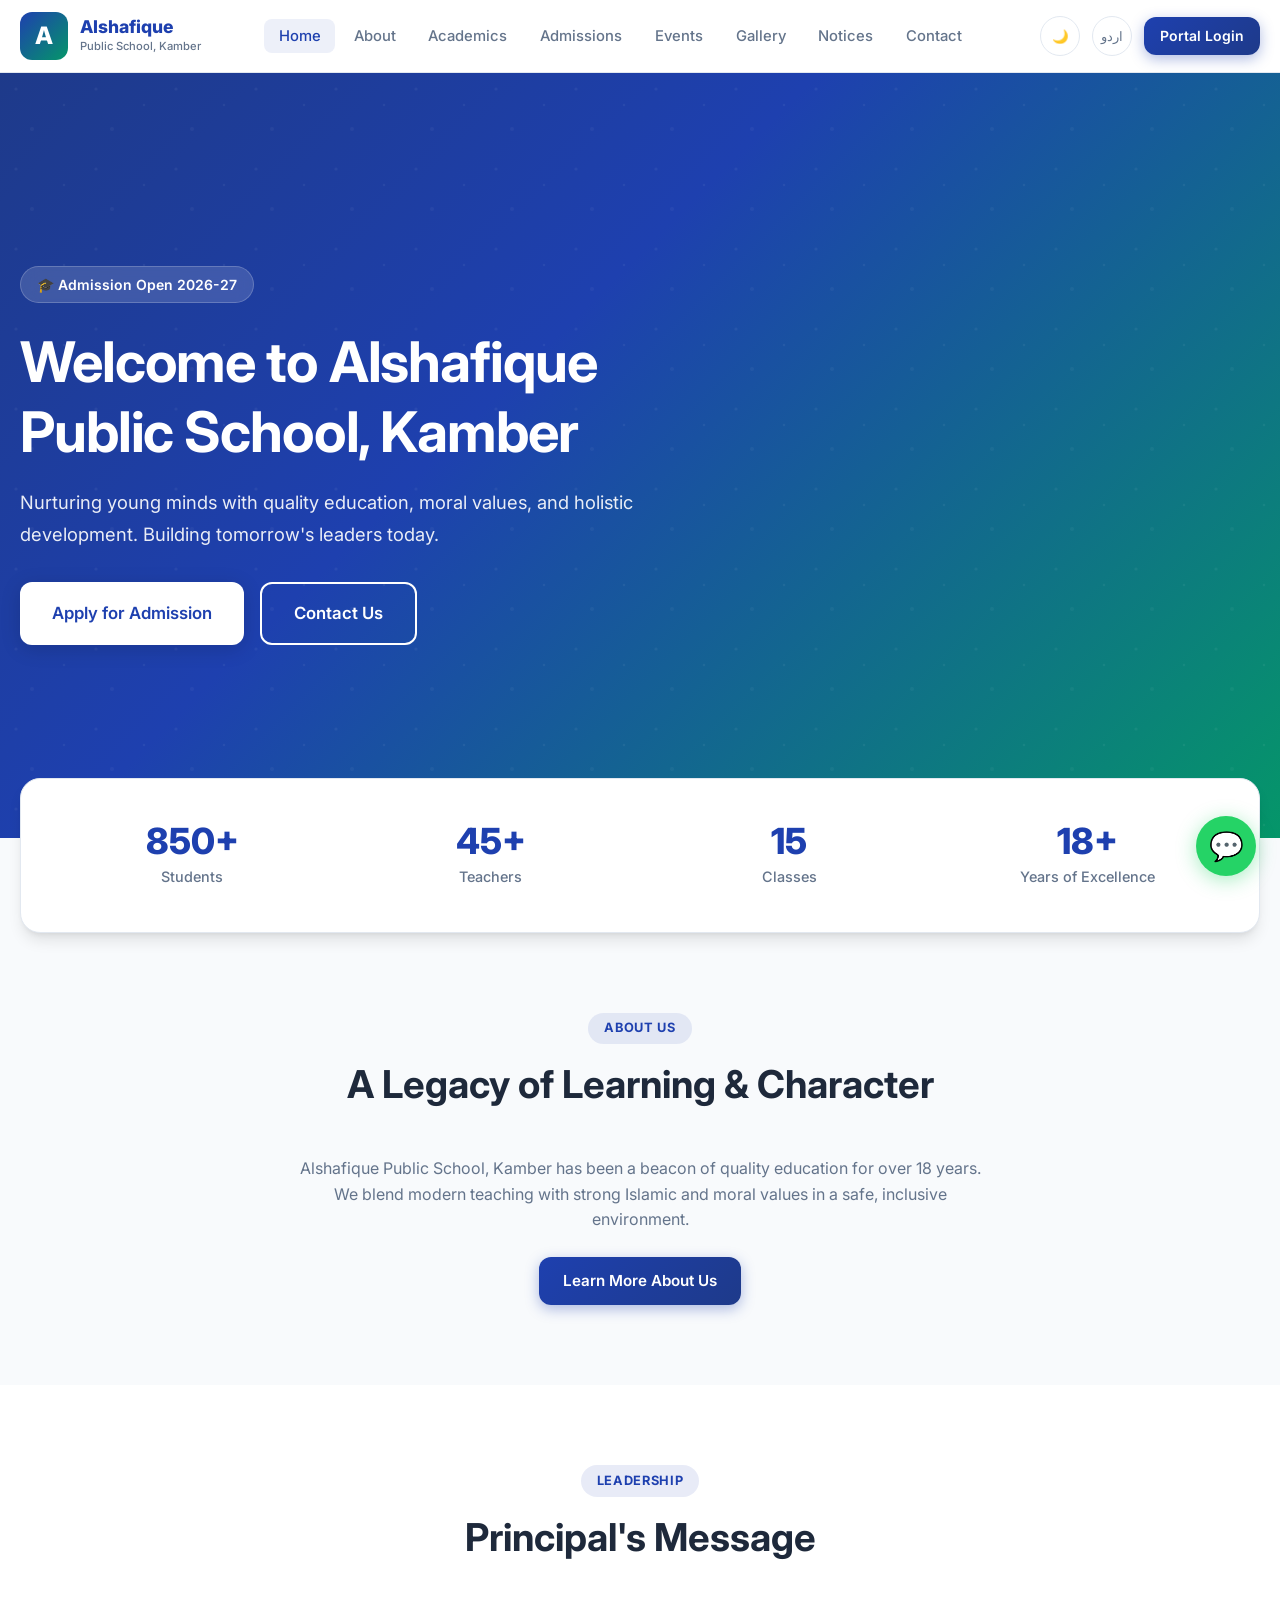
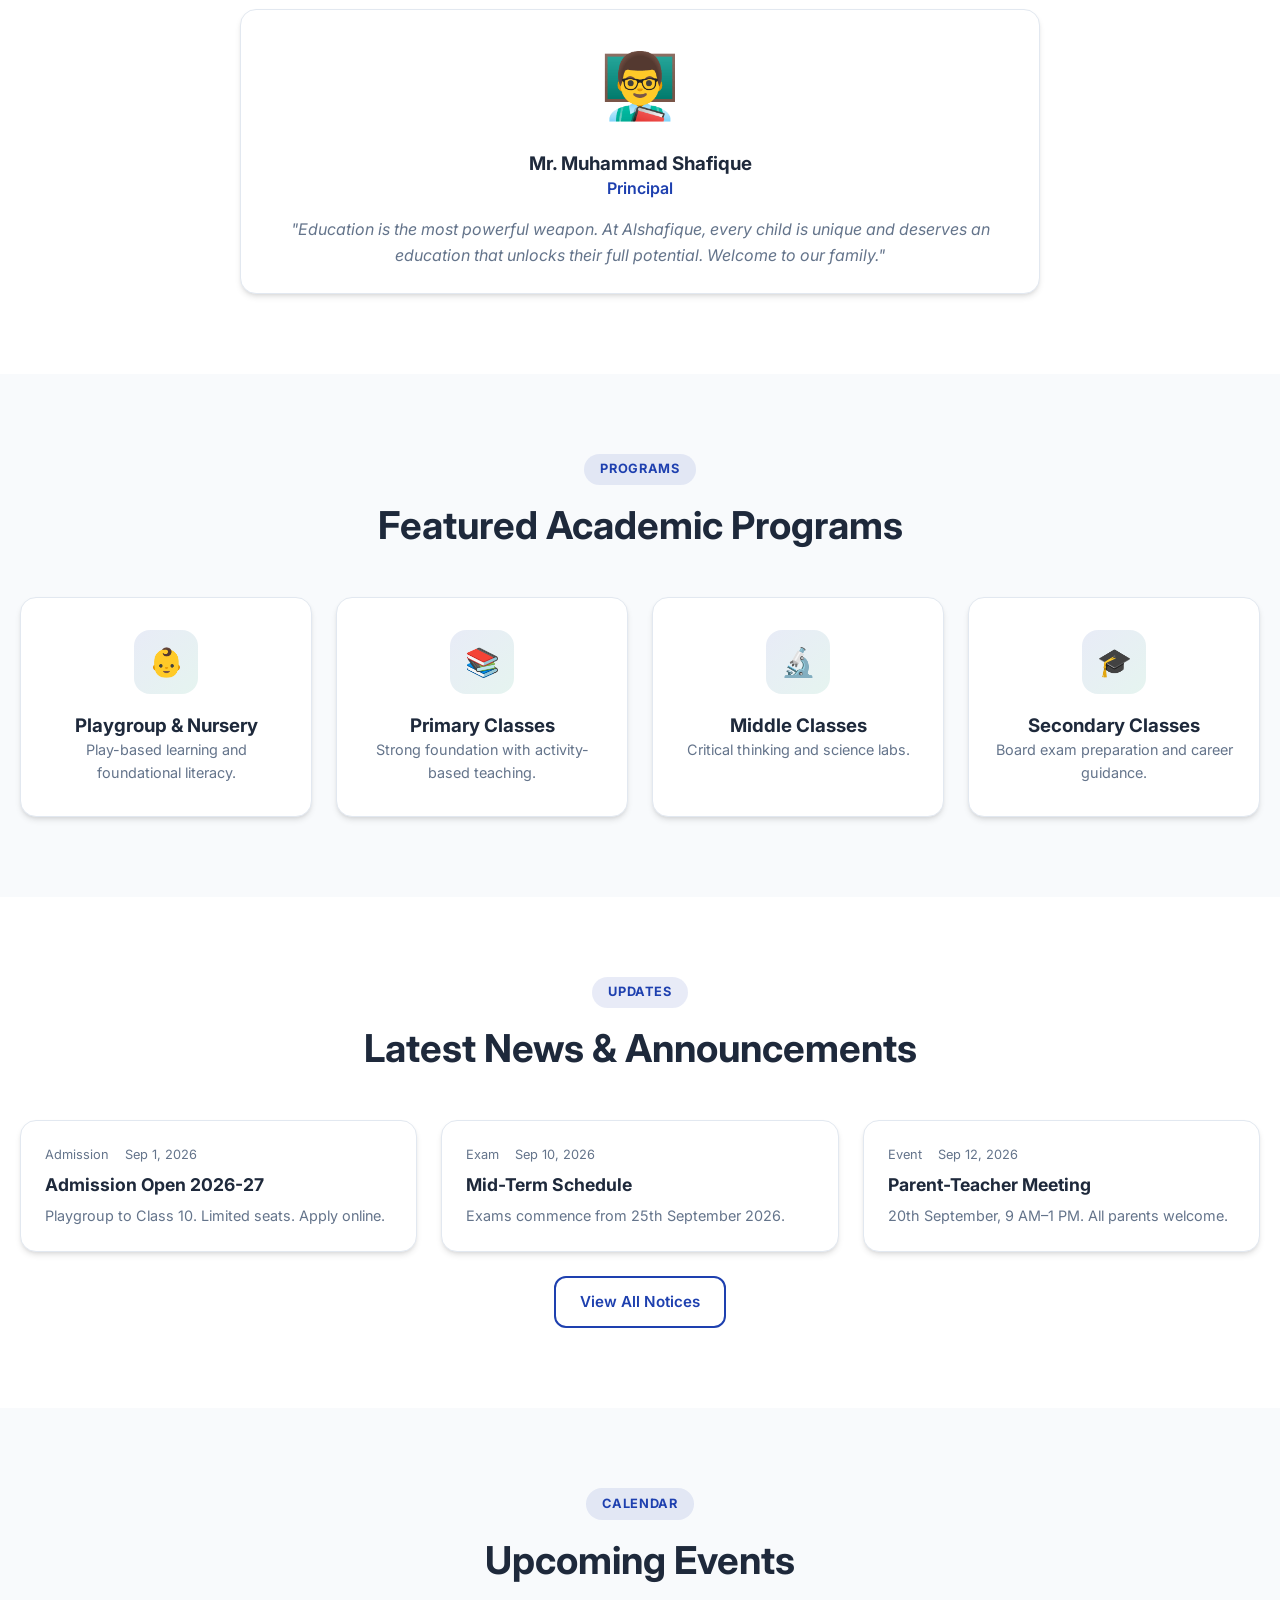
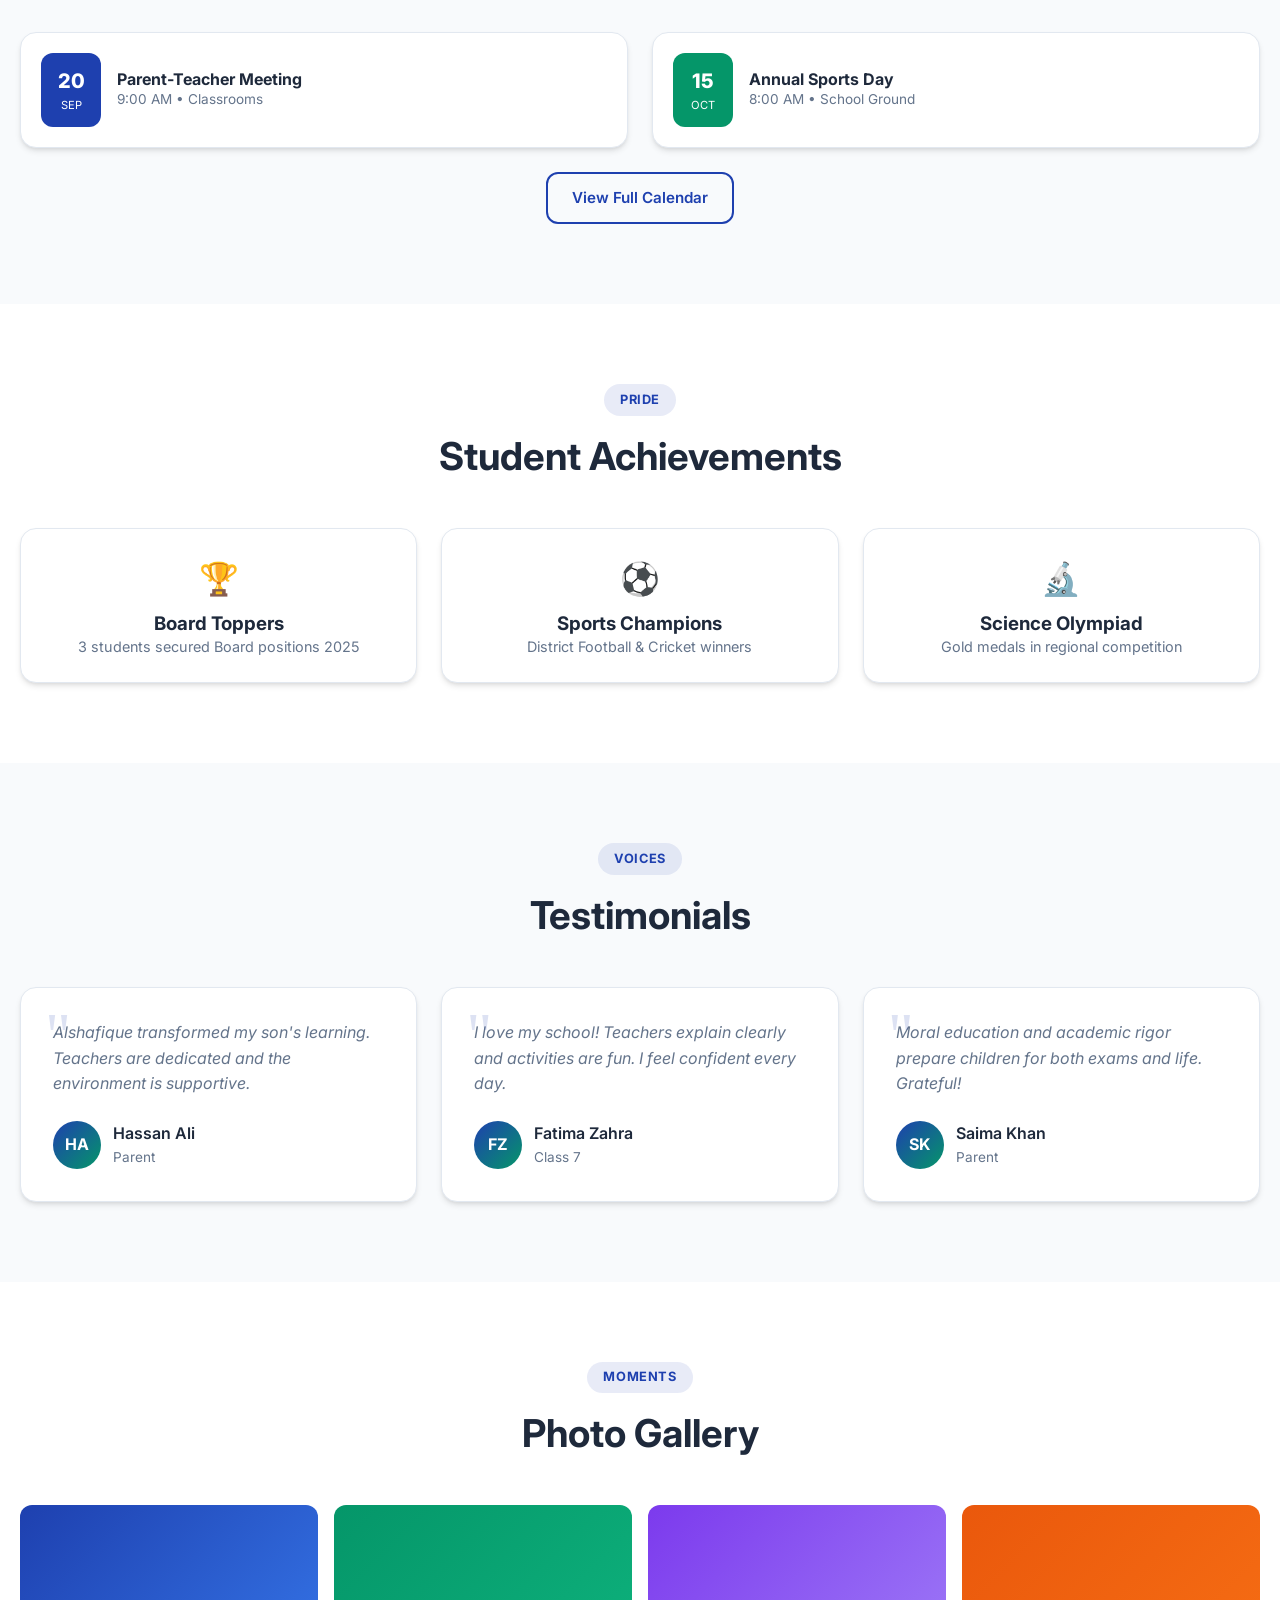
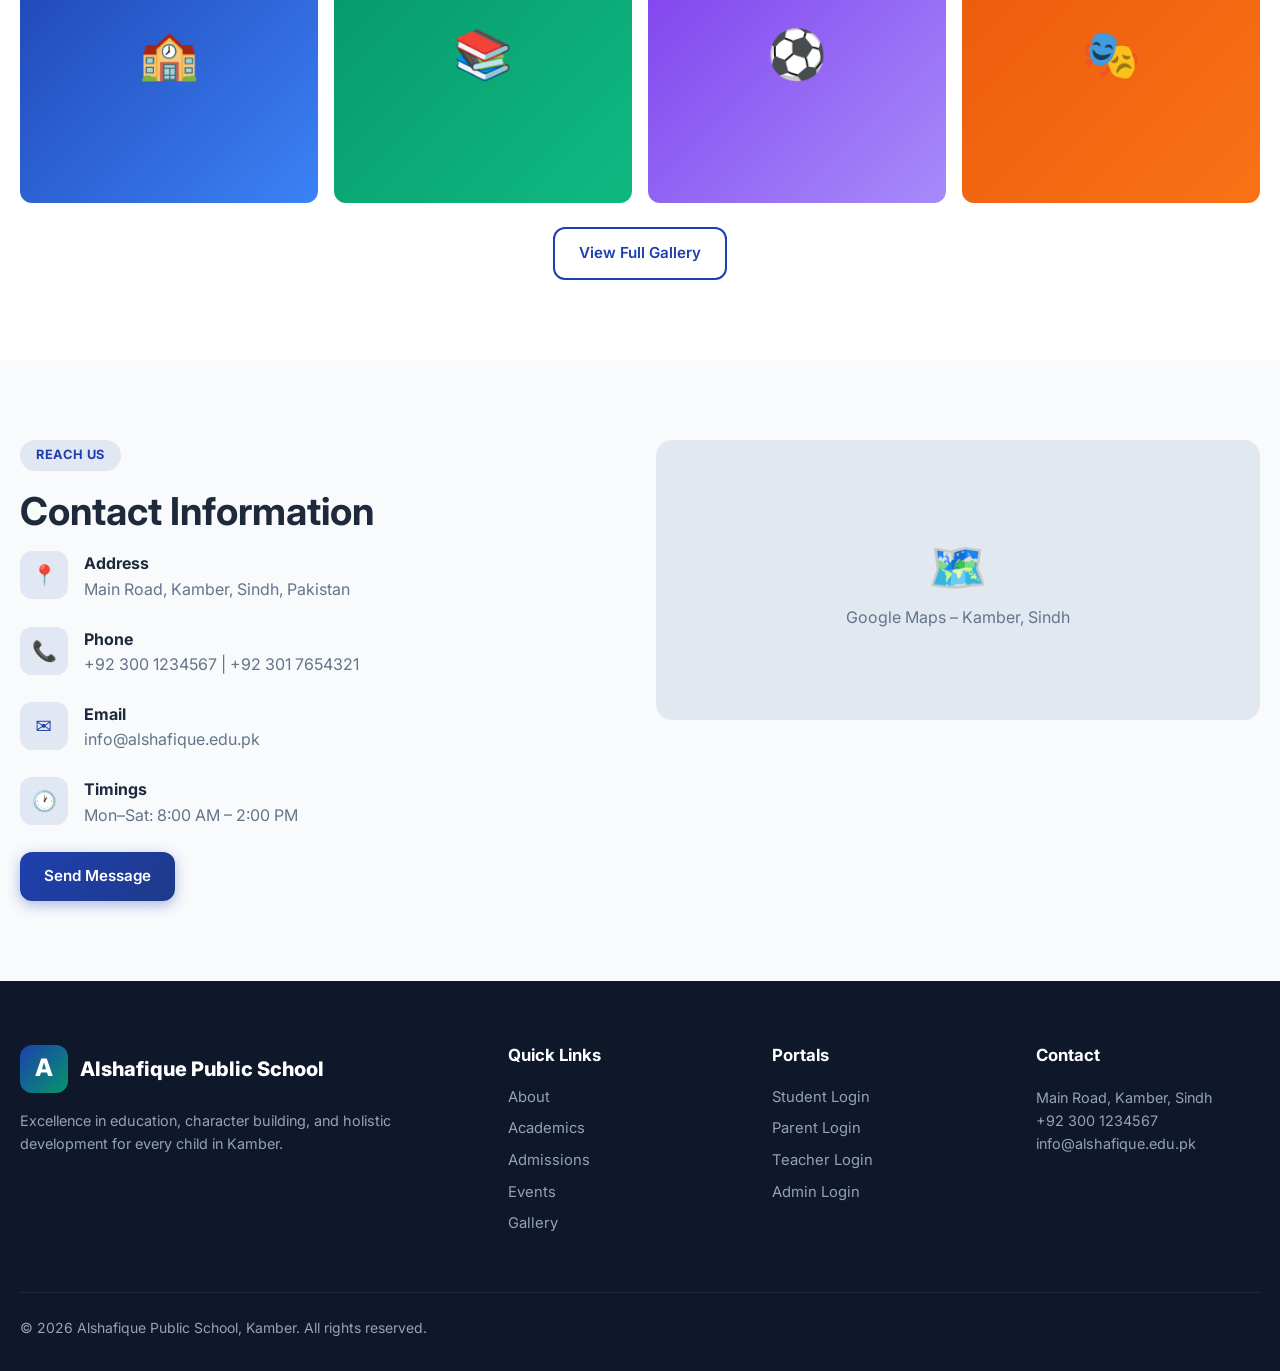
<file: index.html>
<!DOCTYPE html>
<html lang="en">
<head>
  <meta charset="UTF-8">
  <meta name="viewport" content="width=device-width, initial-scale=1.0">
  <title>Alshafique Public School, Kamber | Excellence in Education</title>
  <link href="https://fonts.googleapis.com/css2?family=Inter:wght@400;500;600;700;800&display=swap" rel="stylesheet">
  <link rel="stylesheet" href="css/styles.css">
</head>
<body>
  <header class="header">
    <div class="container">
      <nav class="nav">
        <a href="index.html" class="logo">
          <div class="logo-icon">A</div>
          <div>
            <div style="font-size:1.1rem;line-height:1.2">Alshafique</div>
            <div style="font-size:0.7rem;font-weight:500;color:var(--text-muted)">Public School, Kamber</div>
          </div>
        </a>
        <ul class="nav-links">
          <li><a href="index.html" class="active">Home</a></li>
          <li><a href="about.html">About</a></li>
          <li><a href="academics.html">Academics</a></li>
          <li><a href="admissions.html">Admissions</a></li>
          <li><a href="events.html">Events</a></li>
          <li><a href="gallery.html">Gallery</a></li>
          <li><a href="notices.html">Notices</a></li>
          <li><a href="contact.html">Contact</a></li>
        </ul>
        <div class="nav-actions">
          <button class="icon-btn theme-toggle" title="Theme">🌙</button>
          <button class="icon-btn lang-toggle" title="Language">اردو</button>
          <a href="login.html" class="btn btn-primary btn-sm">Portal Login</a>
          <div class="mobile-toggle"><span></span><span></span><span></span></div>
        </div>
      </nav>
    </div>
  </header>

  <section class="hero">
    <div class="container">
      <div class="hero-content">
        <div class="hero-badge">🎓 Admission Open 2026-27</div>
        <h1>Welcome to Alshafique Public School, Kamber</h1>
        <p>Nurturing young minds with quality education, moral values, and holistic development. Building tomorrow's leaders today.</p>
        <div class="hero-btns">
          <a href="admissions.html" class="btn btn-primary btn-lg">Apply for Admission</a>
          <a href="contact.html" class="btn btn-outline btn-lg">Contact Us</a>
        </div>
      </div>
    </div>
  </section>

  <section class="stats">
    <div class="container">
      <div class="stats-grid">
        <div class="stat-item"><div class="number">850+</div><div class="label">Students</div></div>
        <div class="stat-item"><div class="number">45+</div><div class="label">Teachers</div></div>
        <div class="stat-item"><div class="number">15</div><div class="label">Classes</div></div>
        <div class="stat-item"><div class="number">18+</div><div class="label">Years of Excellence</div></div>
      </div>
    </div>
  </section>

  <section class="section">
    <div class="container">
      <div class="section-header"><span class="badge">About Us</span><h2>A Legacy of Learning & Character</h2></div>
      <p style="text-align:center;max-width:700px;margin:0 auto 1.5rem;color:var(--text-muted)">Alshafique Public School, Kamber has been a beacon of quality education for over 18 years. We blend modern teaching with strong Islamic and moral values in a safe, inclusive environment.</p>
      <div style="text-align:center"><a href="about.html" class="btn btn-primary">Learn More About Us</a></div>
    </div>
  </section>

  <section class="section" style="background:var(--card)">
    <div class="container">
      <div class="section-header"><span class="badge">Leadership</span><h2>Principal's Message</h2></div>
      <div class="card" style="max-width:800px;margin:0 auto">
        <div class="card-body" style="text-align:center">
          <div style="font-size:4rem;margin-bottom:1rem">👨‍🏫</div>
          <h3>Mr. Muhammad Shafique</h3>
          <p style="color:var(--primary);font-weight:600;margin-bottom:1rem">Principal</p>
          <p style="color:var(--text-muted);font-style:italic">"Education is the most powerful weapon. At Alshafique, every child is unique and deserves an education that unlocks their full potential. Welcome to our family."</p>
        </div>
      </div>
    </div>
  </section>

  <section class="section">
    <div class="container">
      <div class="section-header"><span class="badge">Programs</span><h2>Featured Academic Programs</h2></div>
      <div class="grid-4">
        <div class="card program-card"><div class="program-icon">👶</div><h3>Playgroup & Nursery</h3><p style="color:var(--text-muted);font-size:0.9rem">Play-based learning and foundational literacy.</p></div>
        <div class="card program-card"><div class="program-icon">📚</div><h3>Primary Classes</h3><p style="color:var(--text-muted);font-size:0.9rem">Strong foundation with activity-based teaching.</p></div>
        <div class="card program-card"><div class="program-icon">🔬</div><h3>Middle Classes</h3><p style="color:var(--text-muted);font-size:0.9rem">Critical thinking and science labs.</p></div>
        <div class="card program-card"><div class="program-icon">🎓</div><h3>Secondary Classes</h3><p style="color:var(--text-muted);font-size:0.9rem">Board exam preparation and career guidance.</p></div>
      </div>
    </div>
  </section>

  <section class="section" style="background:var(--card)">
    <div class="container">
      <div class="section-header"><span class="badge">Updates</span><h2>Latest News & Announcements</h2></div>
      <div class="grid-3">
        <div class="card"><div class="card-body"><div class="news-meta"><span>Admission</span><span>Sep 1, 2026</span></div><h3 style="font-size:1.1rem;margin-bottom:0.5rem">Admission Open 2026-27</h3><p style="color:var(--text-muted);font-size:0.9rem">Playgroup to Class 10. Limited seats. Apply online.</p></div></div>
        <div class="card"><div class="card-body"><div class="news-meta"><span>Exam</span><span>Sep 10, 2026</span></div><h3 style="font-size:1.1rem;margin-bottom:0.5rem">Mid-Term Schedule</h3><p style="color:var(--text-muted);font-size:0.9rem">Exams commence from 25th September 2026.</p></div></div>
        <div class="card"><div class="card-body"><div class="news-meta"><span>Event</span><span>Sep 12, 2026</span></div><h3 style="font-size:1.1rem;margin-bottom:0.5rem">Parent-Teacher Meeting</h3><p style="color:var(--text-muted);font-size:0.9rem">20th September, 9 AM–1 PM. All parents welcome.</p></div></div>
      </div>
      <div style="text-align:center;margin-top:1.5rem"><a href="notices.html" class="btn btn-outline">View All Notices</a></div>
    </div>
  </section>

  <section class="section">
    <div class="container">
      <div class="section-header"><span class="badge">Calendar</span><h2>Upcoming Events</h2></div>
      <div class="grid-2">
        <div class="card" style="display:flex;gap:1rem;padding:1.25rem;align-items:center">
          <div style="background:var(--primary);color:white;border-radius:0.75rem;padding:0.75rem;text-align:center;min-width:60px"><div style="font-size:1.25rem;font-weight:800">20</div><div style="font-size:0.7rem">SEP</div></div>
          <div><h4>Parent-Teacher Meeting</h4><p style="color:var(--text-muted);font-size:0.85rem">9:00 AM • Classrooms</p></div>
        </div>
        <div class="card" style="display:flex;gap:1rem;padding:1.25rem;align-items:center">
          <div style="background:var(--secondary);color:white;border-radius:0.75rem;padding:0.75rem;text-align:center;min-width:60px"><div style="font-size:1.25rem;font-weight:800">15</div><div style="font-size:0.7rem">OCT</div></div>
          <div><h4>Annual Sports Day</h4><p style="color:var(--text-muted);font-size:0.85rem">8:00 AM • School Ground</p></div>
        </div>
      </div>
      <div style="text-align:center;margin-top:1.5rem"><a href="events.html" class="btn btn-outline">View Full Calendar</a></div>
    </div>
  </section>

  <section class="section" style="background:var(--card)">
    <div class="container">
      <div class="section-header"><span class="badge">Pride</span><h2>Student Achievements</h2></div>
      <div class="grid-3">
        <div class="card" style="text-align:center;padding:1.5rem"><div style="font-size:2rem;margin-bottom:0.5rem">🏆</div><h3>Board Toppers</h3><p style="color:var(--text-muted);font-size:0.9rem">3 students secured Board positions 2025</p></div>
        <div class="card" style="text-align:center;padding:1.5rem"><div style="font-size:2rem;margin-bottom:0.5rem">⚽</div><h3>Sports Champions</h3><p style="color:var(--text-muted);font-size:0.9rem">District Football & Cricket winners</p></div>
        <div class="card" style="text-align:center;padding:1.5rem"><div style="font-size:2rem;margin-bottom:0.5rem">🔬</div><h3>Science Olympiad</h3><p style="color:var(--text-muted);font-size:0.9rem">Gold medals in regional competition</p></div>
      </div>
    </div>
  </section>

  <section class="section">
    <div class="container">
      <div class="section-header"><span class="badge">Voices</span><h2>Testimonials</h2></div>
      <div class="grid-3">
        <div class="card testimonial-card"><p class="testimonial-text">Alshafique transformed my son's learning. Teachers are dedicated and the environment is supportive.</p><div class="testimonial-author"><div class="author-avatar">HA</div><div><div style="font-weight:600">Hassan Ali</div><div style="font-size:0.85rem;color:var(--text-muted)">Parent</div></div></div></div>
        <div class="card testimonial-card"><p class="testimonial-text">I love my school! Teachers explain clearly and activities are fun. I feel confident every day.</p><div class="testimonial-author"><div class="author-avatar">FZ</div><div><div style="font-weight:600">Fatima Zahra</div><div style="font-size:0.85rem;color:var(--text-muted)">Class 7</div></div></div></div>
        <div class="card testimonial-card"><p class="testimonial-text">Moral education and academic rigor prepare children for both exams and life. Grateful!</p><div class="testimonial-author"><div class="author-avatar">SK</div><div><div style="font-weight:600">Saima Khan</div><div style="font-size:0.85rem;color:var(--text-muted)">Parent</div></div></div></div>
      </div>
    </div>
  </section>

  <section class="section" style="background:var(--card)">
    <div class="container">
      <div class="section-header"><span class="badge">Moments</span><h2>Photo Gallery</h2></div>
      <div class="gallery-grid">
        <div class="gallery-item" style="background:linear-gradient(135deg,#1e40af,#3b82f6);display:flex;align-items:center;justify-content:center;font-size:3rem;color:white">🏫</div>
        <div class="gallery-item" style="background:linear-gradient(135deg,#059669,#10b981);display:flex;align-items:center;justify-content:center;font-size:3rem;color:white">📚</div>
        <div class="gallery-item" style="background:linear-gradient(135deg,#7c3aed,#a78bfa);display:flex;align-items:center;justify-content:center;font-size:3rem;color:white">⚽</div>
        <div class="gallery-item" style="background:linear-gradient(135deg,#ea580c,#f97316);display:flex;align-items:center;justify-content:center;font-size:3rem;color:white">🎭</div>
      </div>
      <div style="text-align:center;margin-top:1.5rem"><a href="gallery.html" class="btn btn-outline">View Full Gallery</a></div>
    </div>
  </section>

  <section class="section">
    <div class="container">
      <div class="grid-2" style="gap:2rem;align-items:start">
        <div>
          <div class="section-header" style="text-align:left;margin:0 0 1rem"><span class="badge">Reach Us</span><h2>Contact Information</h2></div>
          <div class="contact-info-item"><div class="contact-icon">📍</div><div><strong>Address</strong><p style="color:var(--text-muted);margin:0">Main Road, Kamber, Sindh, Pakistan</p></div></div>
          <div class="contact-info-item"><div class="contact-icon">📞</div><div><strong>Phone</strong><p style="color:var(--text-muted);margin:0">+92 300 1234567 | +92 301 7654321</p></div></div>
          <div class="contact-info-item"><div class="contact-icon">✉️</div><div><strong>Email</strong><p style="color:var(--text-muted);margin:0">info@alshafique.edu.pk</p></div></div>
          <div class="contact-info-item"><div class="contact-icon">🕐</div><div><strong>Timings</strong><p style="color:var(--text-muted);margin:0">Mon–Sat: 8:00 AM – 2:00 PM</p></div></div>
          <a href="contact.html" class="btn btn-primary">Send Message</a>
        </div>
        <div style="border-radius:1rem;height:280px;background:#e2e8f0;display:flex;align-items:center;justify-content:center;border:1px solid var(--border)">
          <div style="text-align:center;color:var(--text-muted)"><div style="font-size:3rem">🗺️</div><p>Google Maps – Kamber, Sindh</p></div>
        </div>
      </div>
    </div>
  </section>

  <footer class="footer">
    <div class="container">
      <div class="footer-grid">
        <div>
          <div class="logo" style="color:white;margin-bottom:1rem"><div class="logo-icon">A</div><span>Alshafique Public School</span></div>
          <p style="font-size:0.9rem">Excellence in education, character building, and holistic development for every child in Kamber.</p>
        </div>
        <div><h4>Quick Links</h4><a href="about.html">About</a><a href="academics.html">Academics</a><a href="admissions.html">Admissions</a><a href="events.html">Events</a><a href="gallery.html">Gallery</a></div>
        <div><h4>Portals</h4><a href="login.html">Student Login</a><a href="login.html">Parent Login</a><a href="login.html">Teacher Login</a><a href="login.html">Admin Login</a></div>
        <div><h4>Contact</h4><p style="font-size:0.9rem">Main Road, Kamber, Sindh</p><p style="font-size:0.9rem">+92 300 1234567</p><p style="font-size:0.9rem">info@alshafique.edu.pk</p></div>
      </div>
      <div class="footer-bottom"><p>© 2026 Alshafique Public School, Kamber. All rights reserved.</p></div>
    </div>
  </footer>

  <a href="https://wa.me/923001234567" class="whatsapp-float" target="_blank" rel="noopener" aria-label="WhatsApp">💬</a>
  <script src="js/main.js"></script>
</body>
</html>
</file>
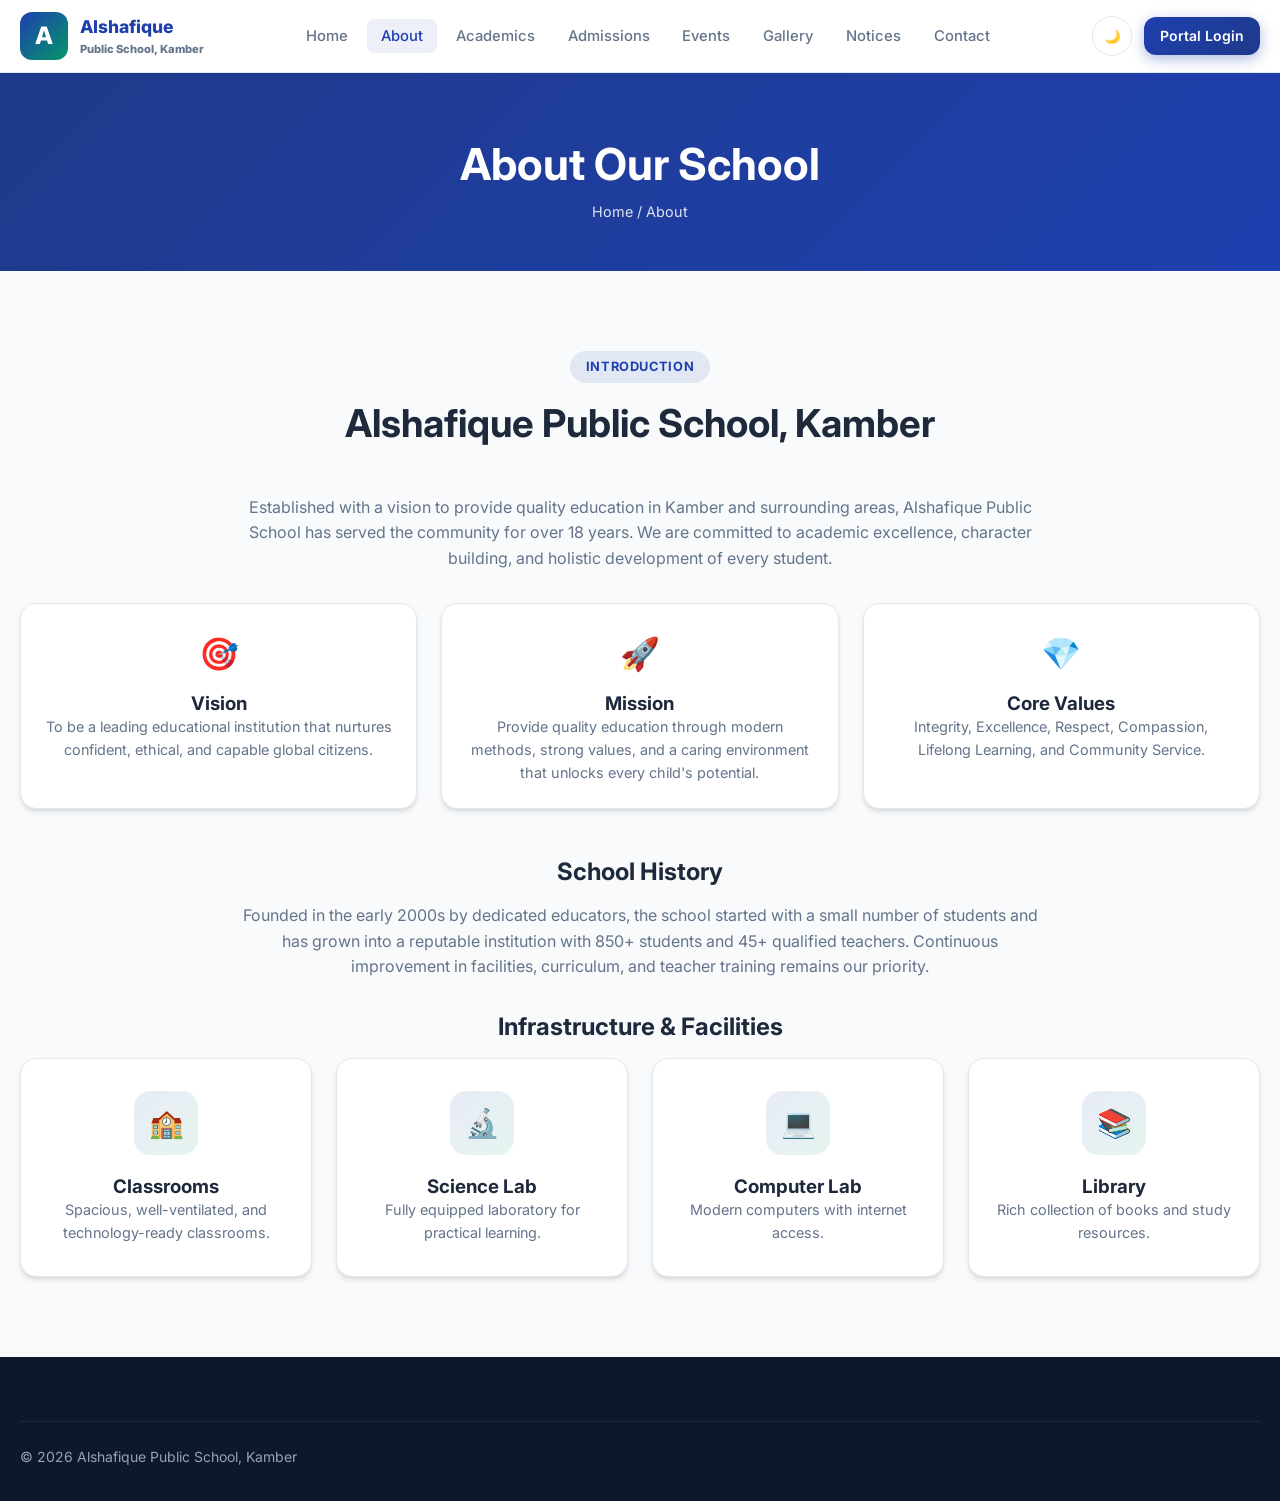
<file: about.html>
<!DOCTYPE html>
<html lang="en">
<head>
<meta charset="UTF-8"><meta name="viewport" content="width=device-width, initial-scale=1.0">
<title>About | Alshafique Public School</title>
<link href="https://fonts.googleapis.com/css2?family=Inter:wght@400;500;600;700;800&display=swap" rel="stylesheet">
<link rel="stylesheet" href="css/styles.css">
</head>
<body>
<header class="header"><div class="container"><nav class="nav">
<a href="index.html" class="logo"><div class="logo-icon">A</div><div><div style="font-size:1.1rem">Alshafique</div><div style="font-size:0.7rem;color:var(--text-muted)">Public School, Kamber</div></div></a>
<ul class="nav-links">
<li><a href="index.html">Home</a></li><li><a href="about.html" class="active">About</a></li><li><a href="academics.html">Academics</a></li>
<li><a href="admissions.html">Admissions</a></li><li><a href="events.html">Events</a></li><li><a href="gallery.html">Gallery</a></li>
<li><a href="notices.html">Notices</a></li><li><a href="contact.html">Contact</a></li>
</ul>
<div class="nav-actions"><button class="icon-btn theme-toggle">🌙</button><a href="login.html" class="btn btn-primary btn-sm">Portal Login</a><div class="mobile-toggle"><span></span><span></span><span></span></div></div>
</nav></div></header>
<div class="page-header"><div class="container"><h1>About Our School</h1><div class="breadcrumb">Home / About</div></div></div>
<section class="section"><div class="container">
<div class="section-header"><span class="badge">Introduction</span><h2>Alshafique Public School, Kamber</h2></div>
<p style="max-width:800px;margin:0 auto 2rem;text-align:center;color:var(--text-muted)">Established with a vision to provide quality education in Kamber and surrounding areas, Alshafique Public School has served the community for over 18 years. We are committed to academic excellence, character building, and holistic development of every student.</p>
<div class="grid-3" style="margin-bottom:3rem">
<div class="card"><div class="card-body" style="text-align:center"><div style="font-size:2rem;margin-bottom:0.75rem">🎯</div><h3>Vision</h3><p style="color:var(--text-muted);font-size:0.9rem">To be a leading educational institution that nurtures confident, ethical, and capable global citizens.</p></div></div>
<div class="card"><div class="card-body" style="text-align:center"><div style="font-size:2rem;margin-bottom:0.75rem">🚀</div><h3>Mission</h3><p style="color:var(--text-muted);font-size:0.9rem">Provide quality education through modern methods, strong values, and a caring environment that unlocks every child's potential.</p></div></div>
<div class="card"><div class="card-body" style="text-align:center"><div style="font-size:2rem;margin-bottom:0.75rem">💎</div><h3>Core Values</h3><p style="color:var(--text-muted);font-size:0.9rem">Integrity, Excellence, Respect, Compassion, Lifelong Learning, and Community Service.</p></div></div>
</div>
<h2 style="margin-bottom:1rem;text-align:center">School History</h2>
<p style="max-width:800px;margin:0 auto 2rem;color:var(--text-muted);text-align:center">Founded in the early 2000s by dedicated educators, the school started with a small number of students and has grown into a reputable institution with 850+ students and 45+ qualified teachers. Continuous improvement in facilities, curriculum, and teacher training remains our priority.</p>
<h2 style="margin-bottom:1rem;text-align:center">Infrastructure & Facilities</h2>
<div class="grid-4">
<div class="card program-card"><div class="program-icon">🏫</div><h3>Classrooms</h3><p style="color:var(--text-muted);font-size:0.9rem">Spacious, well-ventilated, and technology-ready classrooms.</p></div>
<div class="card program-card"><div class="program-icon">🔬</div><h3>Science Lab</h3><p style="color:var(--text-muted);font-size:0.9rem">Fully equipped laboratory for practical learning.</p></div>
<div class="card program-card"><div class="program-icon">💻</div><h3>Computer Lab</h3><p style="color:var(--text-muted);font-size:0.9rem">Modern computers with internet access.</p></div>
<div class="card program-card"><div class="program-icon">📚</div><h3>Library</h3><p style="color:var(--text-muted);font-size:0.9rem">Rich collection of books and study resources.</p></div>
</div>
</div></section>
<footer class="footer"><div class="container"><div class="footer-bottom"><p>© 2026 Alshafique Public School, Kamber</p></div></div></footer>
<script src="js/main.js"></script>
</body>
</html>
</file>
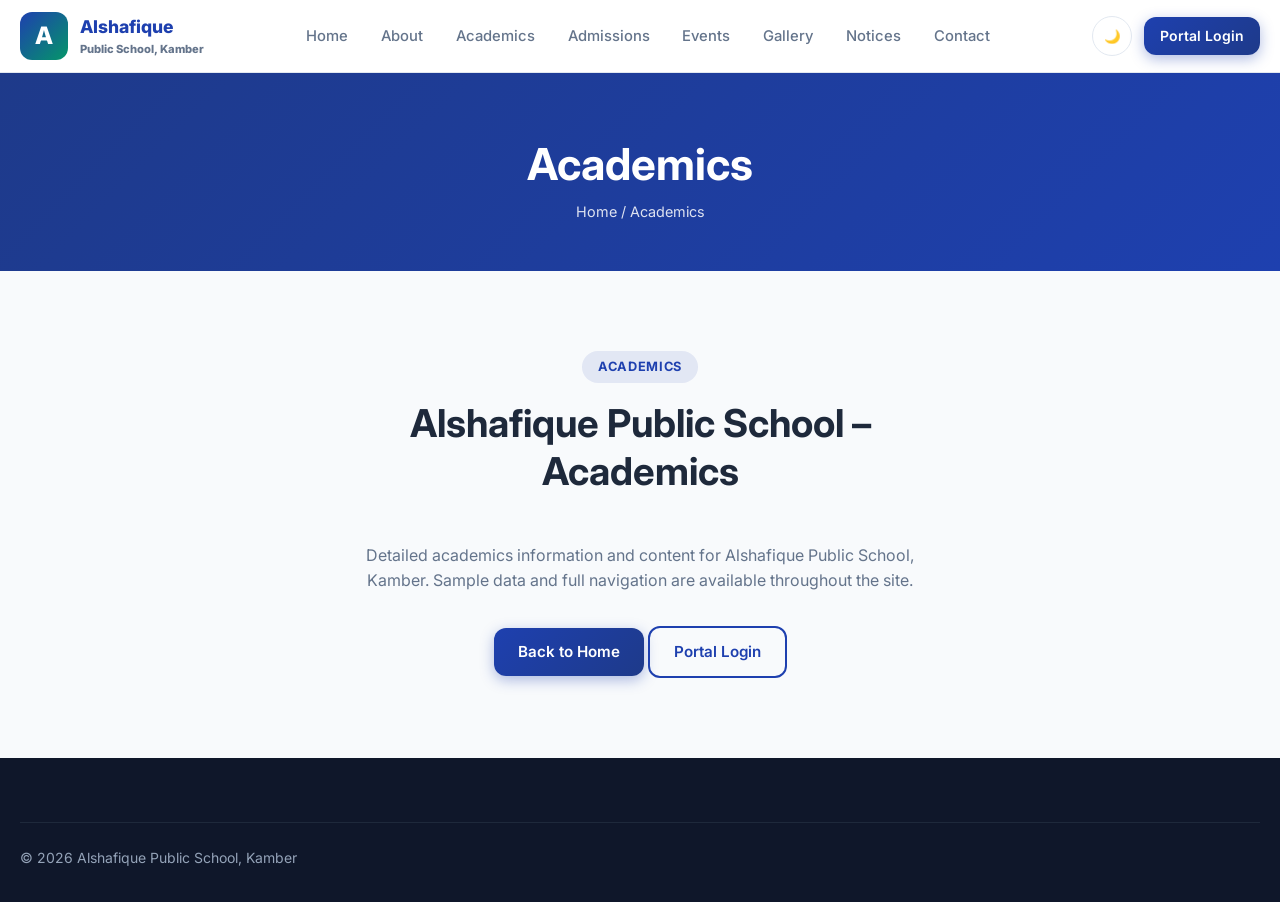
<file: academics.html>
<!DOCTYPE html>
<html lang="en">
<head>
<meta charset="UTF-8"><meta name="viewport" content="width=device-width, initial-scale=1.0">
<title>Academics | Alshafique Public School</title>
<link href="https://fonts.googleapis.com/css2?family=Inter:wght@400;500;600;700;800&display=swap" rel="stylesheet">
<link rel="stylesheet" href="css/styles.css">
</head>
<body>
<header class="header"><div class="container"><nav class="nav">
<a href="index.html" class="logo"><div class="logo-icon">A</div><div><div style="font-size:1.1rem">Alshafique</div><div style="font-size:0.7rem;color:var(--text-muted)">Public School, Kamber</div></div></a>
<ul class="nav-links">
<li><a href="index.html">Home</a></li><li><a href="about.html">About</a></li><li><a href="academics.html">Academics</a></li>
<li><a href="admissions.html">Admissions</a></li><li><a href="events.html">Events</a></li><li><a href="gallery.html">Gallery</a></li>
<li><a href="notices.html">Notices</a></li><li><a href="contact.html">Contact</a></li>
</ul>
<div class="nav-actions"><button class="icon-btn theme-toggle">🌙</button><a href="login.html" class="btn btn-primary btn-sm">Portal Login</a><div class="mobile-toggle"><span></span><span></span><span></span></div></div>
</nav></div></header>
<div class="page-header"><div class="container"><h1>Academics</h1><div class="breadcrumb">Home / Academics</div></div></div>
<section class="section"><div class="container">
<div class="section-header"><span class="badge">Academics</span><h2>Alshafique Public School – Academics</h2></div>
<p style="text-align:center;color:var(--text-muted);max-width:600px;margin:0 auto 2rem">Detailed academics information and content for Alshafique Public School, Kamber. Sample data and full navigation are available throughout the site.</p>
<div style="text-align:center"><a href="index.html" class="btn btn-primary">Back to Home</a> <a href="login.html" class="btn btn-outline">Portal Login</a></div>
</div></section>
<footer class="footer"><div class="container"><div class="footer-bottom"><p>© 2026 Alshafique Public School, Kamber</p></div></div></footer>
<script src="js/main.js"></script>
</body>
</html>
</file>
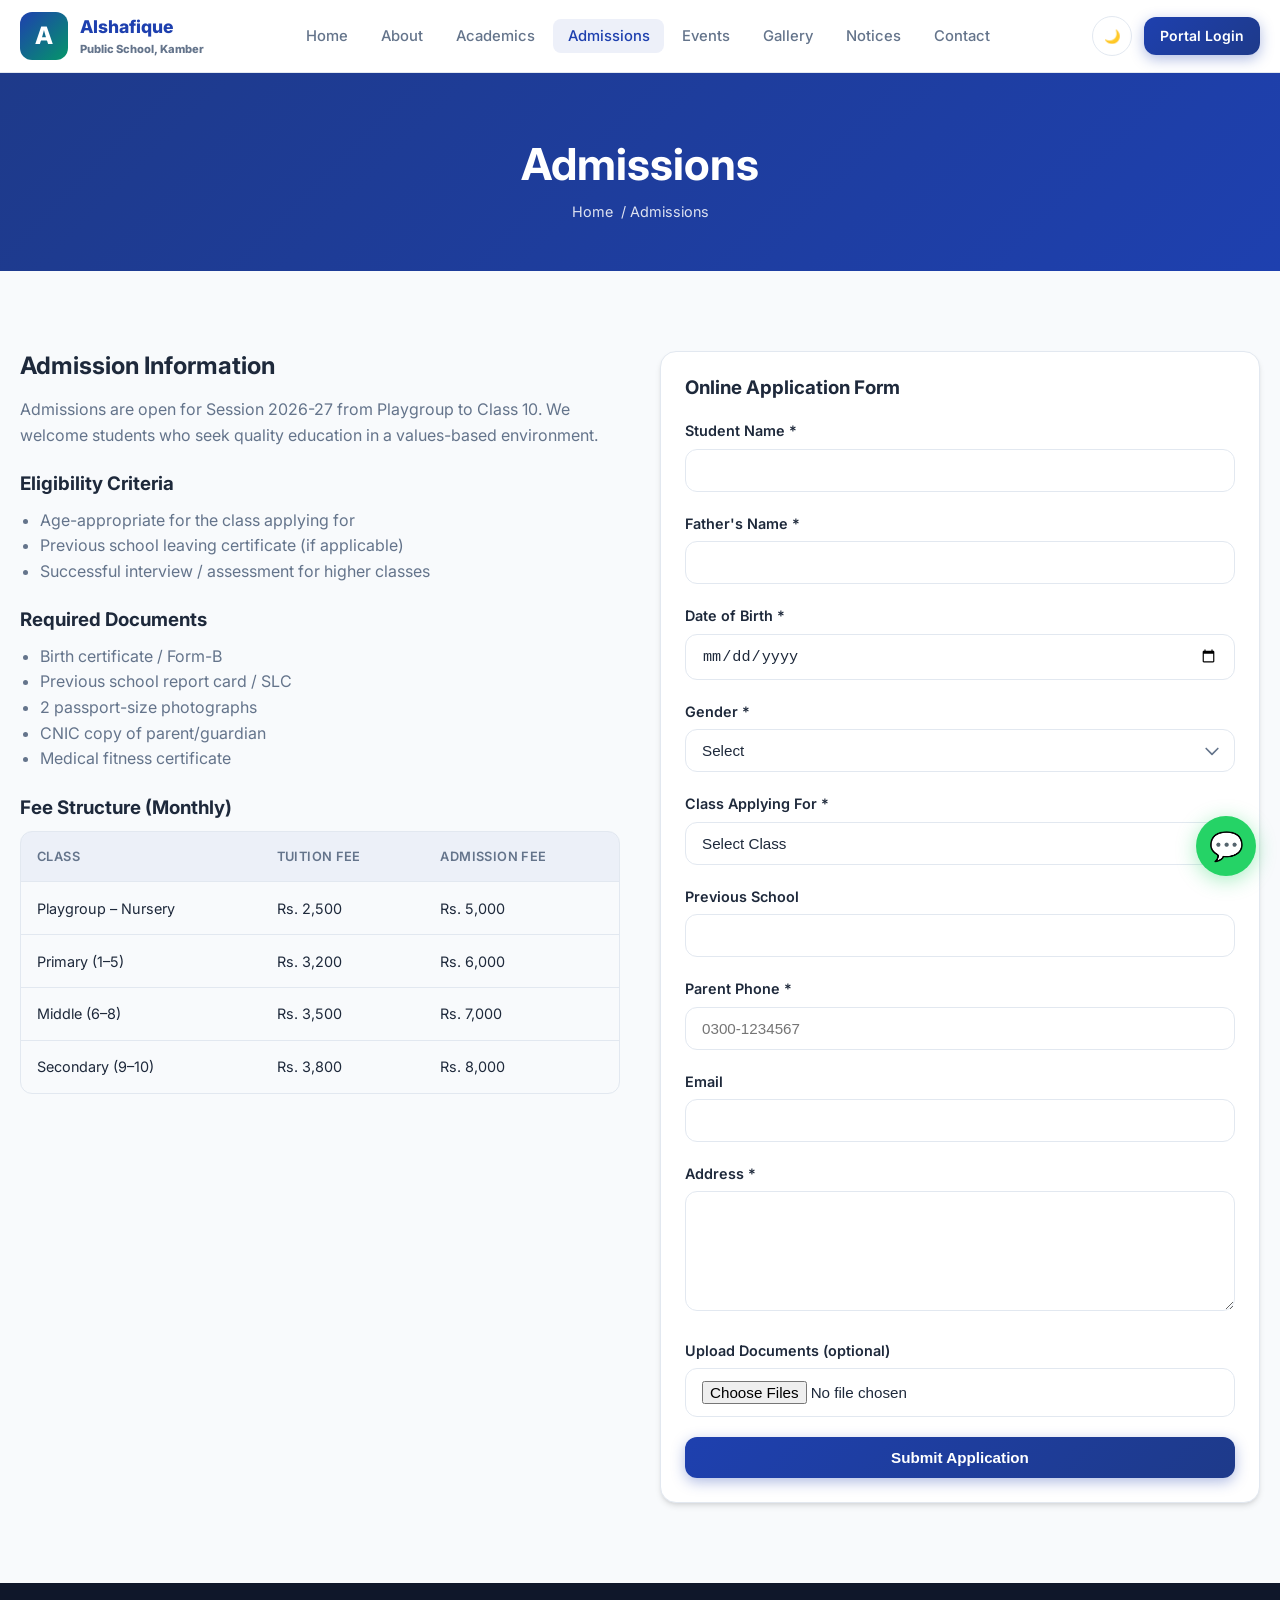
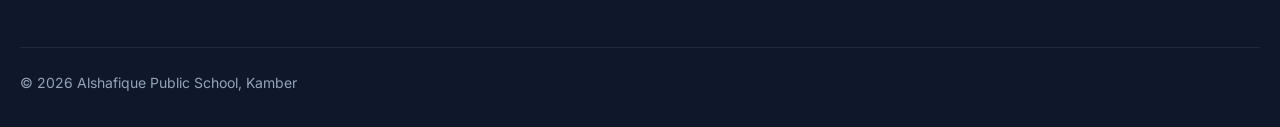
<file: admissions.html>
<!DOCTYPE html>
<html lang="en">
<head>
<meta charset="UTF-8">
<meta name="viewport" content="width=device-width, initial-scale=1.0">
<title>Admissions | Alshafique Public School</title>
<link href="https://fonts.googleapis.com/css2?family=Inter:wght@400;500;600;700;800&display=swap" rel="stylesheet">
<link rel="stylesheet" href="css/styles.css">
</head>
<body>
<header class="header"><div class="container"><nav class="nav">
<a href="index.html" class="logo"><div class="logo-icon">A</div><div><div style="font-size:1.1rem">Alshafique</div><div style="font-size:0.7rem;color:var(--text-muted)">Public School, Kamber</div></div></a>
<ul class="nav-links">
<li><a href="index.html">Home</a></li><li><a href="about.html">About</a></li><li><a href="academics.html">Academics</a></li>
<li><a href="admissions.html" class="active">Admissions</a></li><li><a href="events.html">Events</a></li>
<li><a href="gallery.html">Gallery</a></li><li><a href="notices.html">Notices</a></li><li><a href="contact.html">Contact</a></li>
</ul>
<div class="nav-actions"><button class="icon-btn theme-toggle">🌙</button><a href="login.html" class="btn btn-primary btn-sm">Portal Login</a><div class="mobile-toggle"><span></span><span></span><span></span></div></div>
</nav></div></header>
<div class="page-header"><div class="container"><h1>Admissions</h1><div class="breadcrumb"><a href="index.html">Home</a> / Admissions</div></div></div>
<section class="section"><div class="container">
<div class="grid-2" style="gap:2.5rem;align-items:start">
<div>
<h2 style="margin-bottom:1rem">Admission Information</h2>
<p style="color:var(--text-muted);margin-bottom:1.5rem">Admissions are open for Session 2026-27 from Playgroup to Class 10. We welcome students who seek quality education in a values-based environment.</p>
<h3 style="margin-bottom:0.75rem">Eligibility Criteria</h3>
<ul style="color:var(--text-muted);margin-bottom:1.5rem;padding-left:1.25rem">
<li>Age-appropriate for the class applying for</li>
<li>Previous school leaving certificate (if applicable)</li>
<li>Successful interview / assessment for higher classes</li>
</ul>
<h3 style="margin-bottom:0.75rem">Required Documents</h3>
<ul style="color:var(--text-muted);margin-bottom:1.5rem;padding-left:1.25rem">
<li>Birth certificate / Form-B</li>
<li>Previous school report card / SLC</li>
<li>2 passport-size photographs</li>
<li>CNIC copy of parent/guardian</li>
<li>Medical fitness certificate</li>
</ul>
<h3 style="margin-bottom:0.75rem">Fee Structure (Monthly)</h3>
<div class="table-wrapper"><table>
<tr><th>Class</th><th>Tuition Fee</th><th>Admission Fee</th></tr>
<tr><td>Playgroup – Nursery</td><td>Rs. 2,500</td><td>Rs. 5,000</td></tr>
<tr><td>Primary (1–5)</td><td>Rs. 3,200</td><td>Rs. 6,000</td></tr>
<tr><td>Middle (6–8)</td><td>Rs. 3,500</td><td>Rs. 7,000</td></tr>
<tr><td>Secondary (9–10)</td><td>Rs. 3,800</td><td>Rs. 8,000</td></tr>
</table></div>
</div>
<div class="card"><div class="card-body">
<h3 style="margin-bottom:1.25rem">Online Application Form</h3>
<div id="formSuccess" class="alert alert-success" style="display:none"></div>
<form id="admissionForm">
<div class="form-group"><label>Student Name *</label><input type="text" class="form-control" id="studentName" required></div>
<div class="form-group"><label>Father's Name *</label><input type="text" class="form-control" id="fatherName" required></div>
<div class="form-group"><label>Date of Birth *</label><input type="date" class="form-control" id="dob" required></div>
<div class="form-group"><label>Gender *</label><select class="form-control" id="gender" required><option value="">Select</option><option>Male</option><option>Female</option></select></div>
<div class="form-group"><label>Class Applying For *</label><select class="form-control" id="classApply" required>
<option value="">Select Class</option>
<option>Playgroup</option><option>Nursery</option><option>Class 1</option><option>Class 2</option><option>Class 3</option>
<option>Class 4</option><option>Class 5</option><option>Class 6</option><option>Class 7</option><option>Class 8</option>
<option>Class 9</option><option>Class 10</option>
</select></div>
<div class="form-group"><label>Previous School</label><input type="text" class="form-control" id="prevSchool"></div>
<div class="form-group"><label>Parent Phone *</label><input type="tel" class="form-control" id="phone" required placeholder="0300-1234567"></div>
<div class="form-group"><label>Email</label><input type="email" class="form-control" id="email"></div>
<div class="form-group"><label>Address *</label><textarea class="form-control" id="address" required></textarea></div>
<div class="form-group"><label>Upload Documents (optional)</label><input type="file" class="form-control" id="docs" multiple accept=".pdf,.jpg,.png"></div>
<button type="submit" class="btn btn-primary" style="width:100%">Submit Application</button>
</form>
</div></div>
</div>
</div></section>
<footer class="footer"><div class="container"><div class="footer-bottom"><p>© 2026 Alshafique Public School, Kamber</p></div></div></footer>
<a href="https://wa.me/923001234567" class="whatsapp-float" target="_blank">💬</a>
<script src="js/main.js"></script>
<script>
document.getElementById('admissionForm').addEventListener('submit', function(e) {
  e.preventDefault();
  if (!SchoolApp.validateForm('admissionForm')) { alert('Please fill all required fields'); return; }
  const appNo = SchoolApp.generateAppNumber();
  const apps = JSON.parse(localStorage.getItem('applications') || '[]');
  apps.push({
    appNo, studentName: document.getElementById('studentName').value,
    fatherName: document.getElementById('fatherName').value,
    dob: document.getElementById('dob').value, gender: document.getElementById('gender').value,
    classApply: document.getElementById('classApply').value, phone: document.getElementById('phone').value,
    email: document.getElementById('email').value, address: document.getElementById('address').value,
    date: new Date().toISOString(), status: 'Pending'
  });
  localStorage.setItem('applications', JSON.stringify(apps));
  document.getElementById('admissionForm').style.display = 'none';
  const s = document.getElementById('formSuccess');
  s.style.display = 'block';
  s.innerHTML = '<strong>Application Submitted Successfully!</strong><br>Your application/reference number is: <strong>' + appNo + '</strong><br>Please save this number for future reference. Our team will contact you soon.';
});
</script>
</body>
</html>
</file>
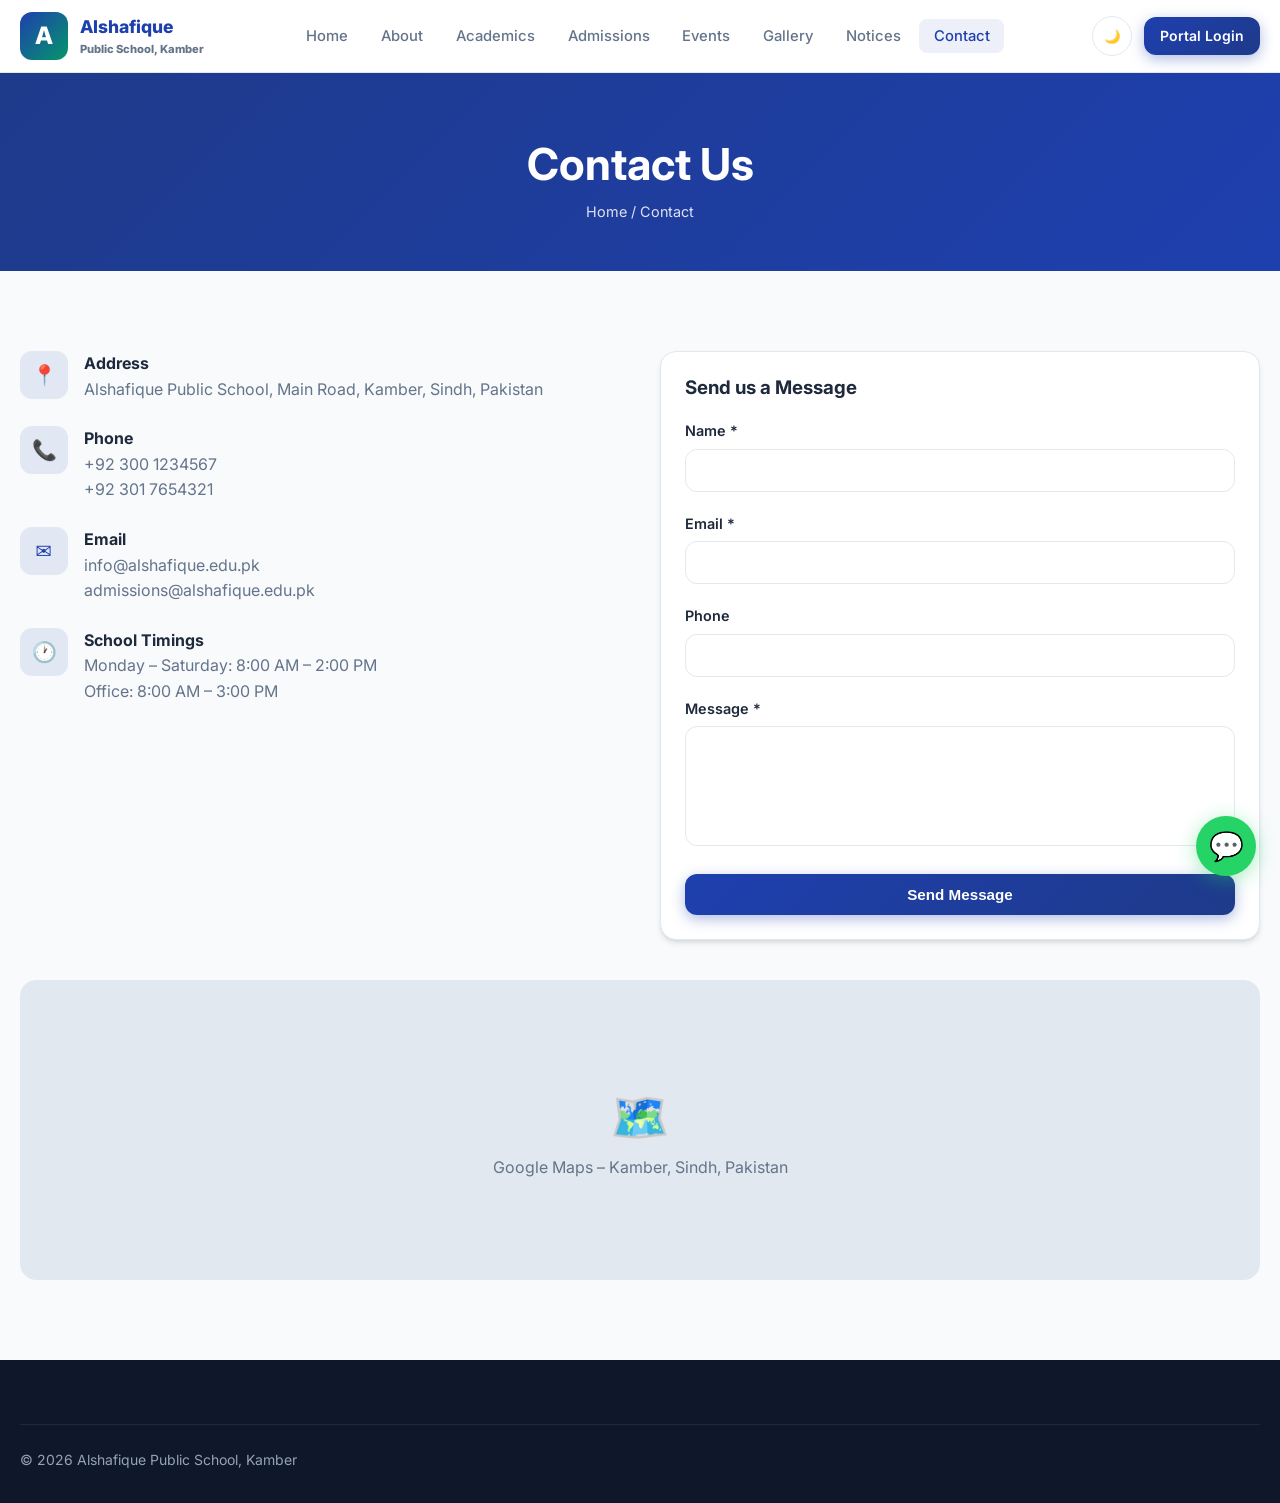
<file: contact.html>
<!DOCTYPE html>
<html lang="en">
<head>
<meta charset="UTF-8"><meta name="viewport" content="width=device-width, initial-scale=1.0">
<title>Contact | Alshafique Public School</title>
<link href="https://fonts.googleapis.com/css2?family=Inter:wght@400;500;600;700;800&display=swap" rel="stylesheet">
<link rel="stylesheet" href="css/styles.css">
</head>
<body>
<header class="header"><div class="container"><nav class="nav">
<a href="index.html" class="logo"><div class="logo-icon">A</div><div><div style="font-size:1.1rem">Alshafique</div><div style="font-size:0.7rem;color:var(--text-muted)">Public School, Kamber</div></div></a>
<ul class="nav-links">
<li><a href="index.html">Home</a></li><li><a href="about.html">About</a></li><li><a href="academics.html">Academics</a></li>
<li><a href="admissions.html">Admissions</a></li><li><a href="events.html">Events</a></li><li><a href="gallery.html">Gallery</a></li>
<li><a href="notices.html">Notices</a></li><li><a href="contact.html" class="active">Contact</a></li>
</ul>
<div class="nav-actions"><button class="icon-btn theme-toggle">🌙</button><a href="login.html" class="btn btn-primary btn-sm">Portal Login</a><div class="mobile-toggle"><span></span><span></span><span></span></div></div>
</nav></div></header>
<div class="page-header"><div class="container"><h1>Contact Us</h1><div class="breadcrumb">Home / Contact</div></div></div>
<section class="section"><div class="container">
<div class="grid-2" style="gap:2.5rem">
<div>
<div class="contact-info-item"><div class="contact-icon">📍</div><div><strong>Address</strong><p style="color:var(--text-muted);margin:0">Alshafique Public School, Main Road, Kamber, Sindh, Pakistan</p></div></div>
<div class="contact-info-item"><div class="contact-icon">📞</div><div><strong>Phone</strong><p style="color:var(--text-muted);margin:0">+92 300 1234567<br>+92 301 7654321</p></div></div>
<div class="contact-info-item"><div class="contact-icon">✉️</div><div><strong>Email</strong><p style="color:var(--text-muted);margin:0">info@alshafique.edu.pk<br>admissions@alshafique.edu.pk</p></div></div>
<div class="contact-info-item"><div class="contact-icon">🕐</div><div><strong>School Timings</strong><p style="color:var(--text-muted);margin:0">Monday – Saturday: 8:00 AM – 2:00 PM<br>Office: 8:00 AM – 3:00 PM</p></div></div>
</div>
<div class="card"><div class="card-body">
<h3 style="margin-bottom:1.25rem">Send us a Message</h3>
<form id="contactForm" onsubmit="event.preventDefault();alert('Thank you! Your message has been received. We will contact you soon.');this.reset();">
<div class="form-group"><label>Name *</label><input type="text" class="form-control" required></div>
<div class="form-group"><label>Email *</label><input type="email" class="form-control" required></div>
<div class="form-group"><label>Phone</label><input type="tel" class="form-control"></div>
<div class="form-group"><label>Message *</label><textarea class="form-control" required></textarea></div>
<button type="submit" class="btn btn-primary" style="width:100%">Send Message</button>
</form>
</div></div>
</div>
<div style="margin-top:2.5rem;border-radius:1rem;height:300px;background:#e2e8f0;display:flex;align-items:center;justify-content:center;border:1px solid var(--border)">
<div style="text-align:center;color:var(--text-muted)"><div style="font-size:3rem">🗺️</div><p>Google Maps – Kamber, Sindh, Pakistan</p></div>
</div>
</div></section>
<footer class="footer"><div class="container"><div class="footer-bottom"><p>© 2026 Alshafique Public School, Kamber</p></div></div></footer>
<a href="https://wa.me/923001234567" class="whatsapp-float" target="_blank">💬</a>
<script src="js/main.js"></script>
</body>
</html>
</file>
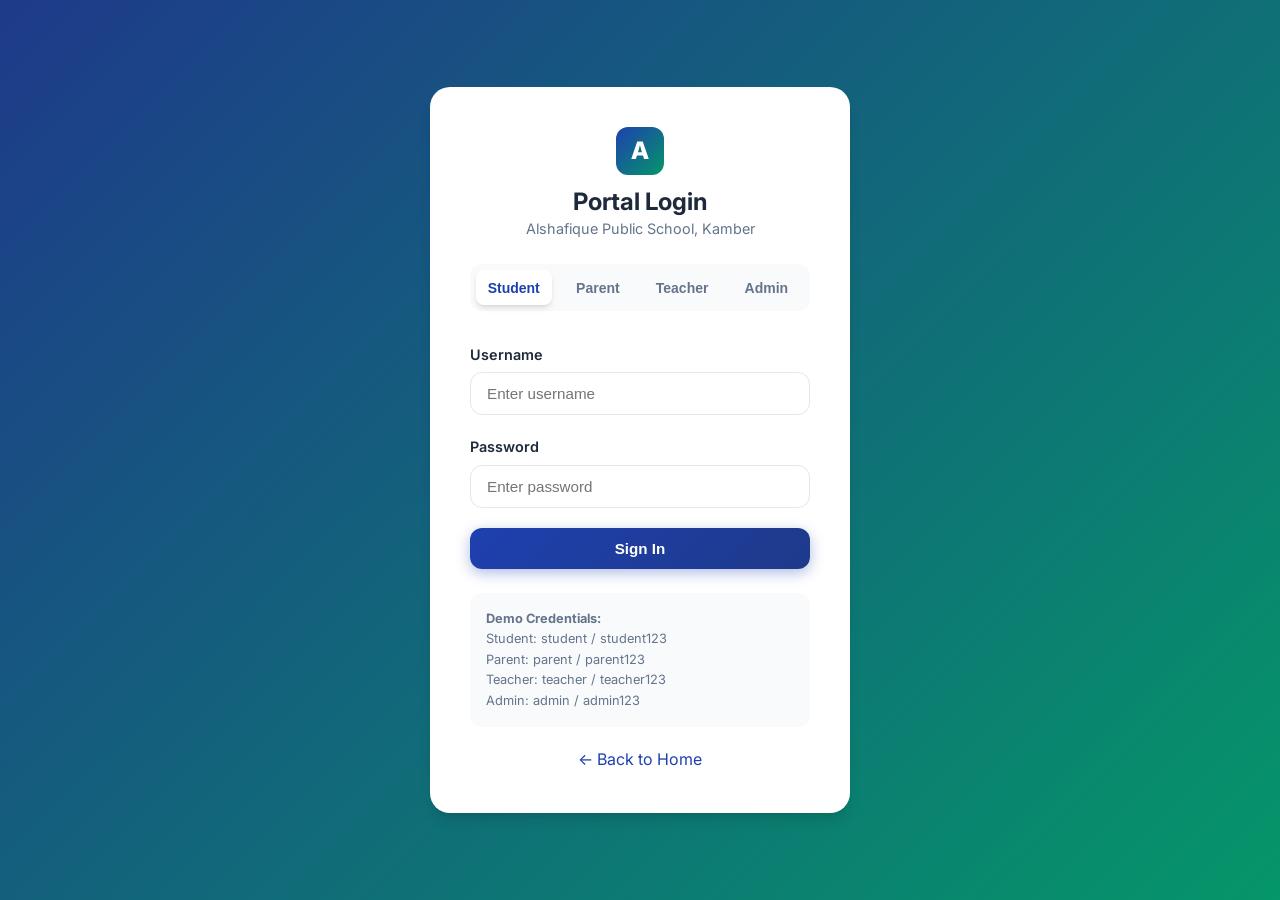
<file: dashboard.html>
<!DOCTYPE html>
<html lang="en">
<head>
<meta charset="UTF-8"><meta name="viewport" content="width=device-width, initial-scale=1.0">
<title>Teacher Portal | Alshafique Public School</title>
<link href="https://fonts.googleapis.com/css2?family=Inter:wght@400;500;600;700;800&display=swap" rel="stylesheet">
<link rel="stylesheet" href="../css/styles.css">
</head>
<body>
<div class="dashboard">
<aside class="sidebar"><div class="sidebar-logo"><div class="logo"><div class="logo-icon">A</div><span style="font-size:0.95rem">Teacher Portal</span></div></div>
<nav class="sidebar-nav">
<a href="dashboard.html" class="active">📊 Dashboard</a>
<a href="#">📚 My Classes</a>
<a href="#">👨‍🎓 Students</a>
<a href="#">📋 Mark Attendance</a>
<a href="#">📝 Enter Marks</a>
<a href="#">📤 Upload Homework</a>
<a href="#">🗓️ Timetable</a>
<a href="#">📢 Announcements</a>
<a href="#" onclick="SchoolApp.logout()">🚪 Logout</a>
</nav></aside>
<main class="main-content">
<div class="dashboard-header"><div><h1 style="font-size:1.5rem">Teacher Dashboard</h1><p style="color:var(--text-muted)" id="welcome">Welcome</p></div><button class="icon-btn theme-toggle">🌙</button></div>
<div class="stat-cards">
<div class="stat-card"><div class="stat-icon" style="background:rgba(30,64,175,0.1)">📚</div><div class="stat-value">2</div><div class="stat-label">Assigned Classes</div></div>
<div class="stat-card"><div class="stat-icon" style="background:rgba(5,150,105,0.1)">👨‍🎓</div><div class="stat-value">65</div><div class="stat-label">Students</div></div>
<div class="stat-card"><div class="stat-icon" style="background:rgba(14,165,233,0.1)">📋</div><div class="stat-value">Today</div><div class="stat-label">Attendance</div></div>
<div class="stat-card"><div class="stat-icon" style="background:rgba(245,158,11,0.1)">📝</div><div class="stat-value">3</div><div class="stat-label">Pending Marks</div></div>
</div>
<div class="card"><div class="card-body">
<h3 style="margin-bottom:1rem">My Classes – 8A, 9A (Mathematics)</h3>
<p style="color:var(--text-muted)">Use the sidebar to mark attendance, enter examination marks, upload homework, and post class announcements. Full CRUD interfaces are ready for backend integration.</p>
<button class="btn btn-primary btn-sm" onclick="alert('Attendance marking interface would open here')">Mark Today's Attendance</button>
<button class="btn btn-secondary btn-sm" onclick="alert('Marks entry form would open here')">Enter Marks</button>
</div></div>
</main></div>
<script src="../js/main.js"></script>
<script>
const s = SchoolApp.requireAuth(['teacher']);
if (s) document.getElementById('welcome').textContent = 'Welcome, ' + s.name;
</script>
</body>
</html>
</file>
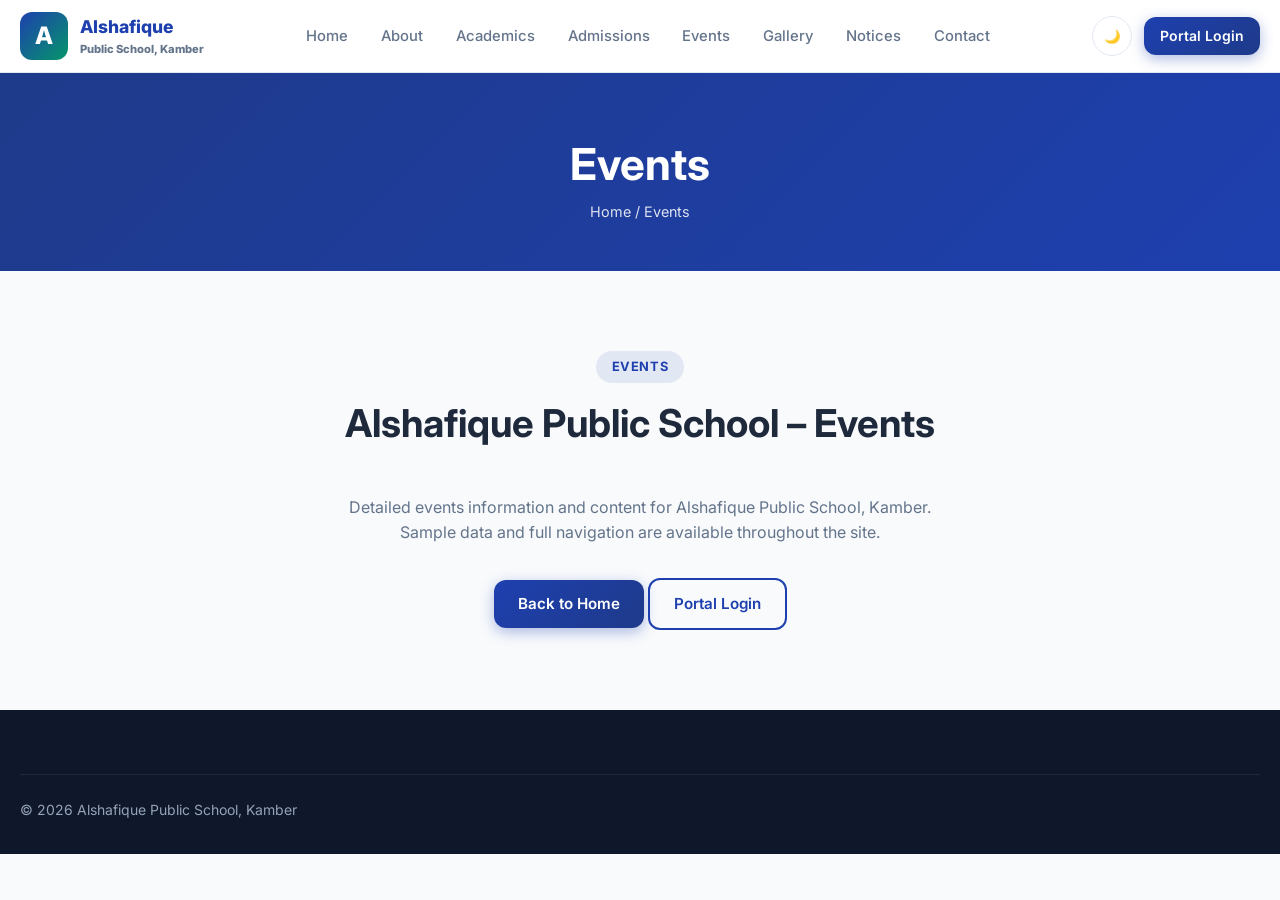
<file: events.html>
<!DOCTYPE html>
<html lang="en">
<head>
<meta charset="UTF-8"><meta name="viewport" content="width=device-width, initial-scale=1.0">
<title>Events | Alshafique Public School</title>
<link href="https://fonts.googleapis.com/css2?family=Inter:wght@400;500;600;700;800&display=swap" rel="stylesheet">
<link rel="stylesheet" href="css/styles.css">
</head>
<body>
<header class="header"><div class="container"><nav class="nav">
<a href="index.html" class="logo"><div class="logo-icon">A</div><div><div style="font-size:1.1rem">Alshafique</div><div style="font-size:0.7rem;color:var(--text-muted)">Public School, Kamber</div></div></a>
<ul class="nav-links">
<li><a href="index.html">Home</a></li><li><a href="about.html">About</a></li><li><a href="academics.html">Academics</a></li>
<li><a href="admissions.html">Admissions</a></li><li><a href="events.html">Events</a></li><li><a href="gallery.html">Gallery</a></li>
<li><a href="notices.html">Notices</a></li><li><a href="contact.html">Contact</a></li>
</ul>
<div class="nav-actions"><button class="icon-btn theme-toggle">🌙</button><a href="login.html" class="btn btn-primary btn-sm">Portal Login</a><div class="mobile-toggle"><span></span><span></span><span></span></div></div>
</nav></div></header>
<div class="page-header"><div class="container"><h1>Events</h1><div class="breadcrumb">Home / Events</div></div></div>
<section class="section"><div class="container">
<div class="section-header"><span class="badge">Events</span><h2>Alshafique Public School – Events</h2></div>
<p style="text-align:center;color:var(--text-muted);max-width:600px;margin:0 auto 2rem">Detailed events information and content for Alshafique Public School, Kamber. Sample data and full navigation are available throughout the site.</p>
<div style="text-align:center"><a href="index.html" class="btn btn-primary">Back to Home</a> <a href="login.html" class="btn btn-outline">Portal Login</a></div>
</div></section>
<footer class="footer"><div class="container"><div class="footer-bottom"><p>© 2026 Alshafique Public School, Kamber</p></div></div></footer>
<script src="js/main.js"></script>
</body>
</html>
</file>
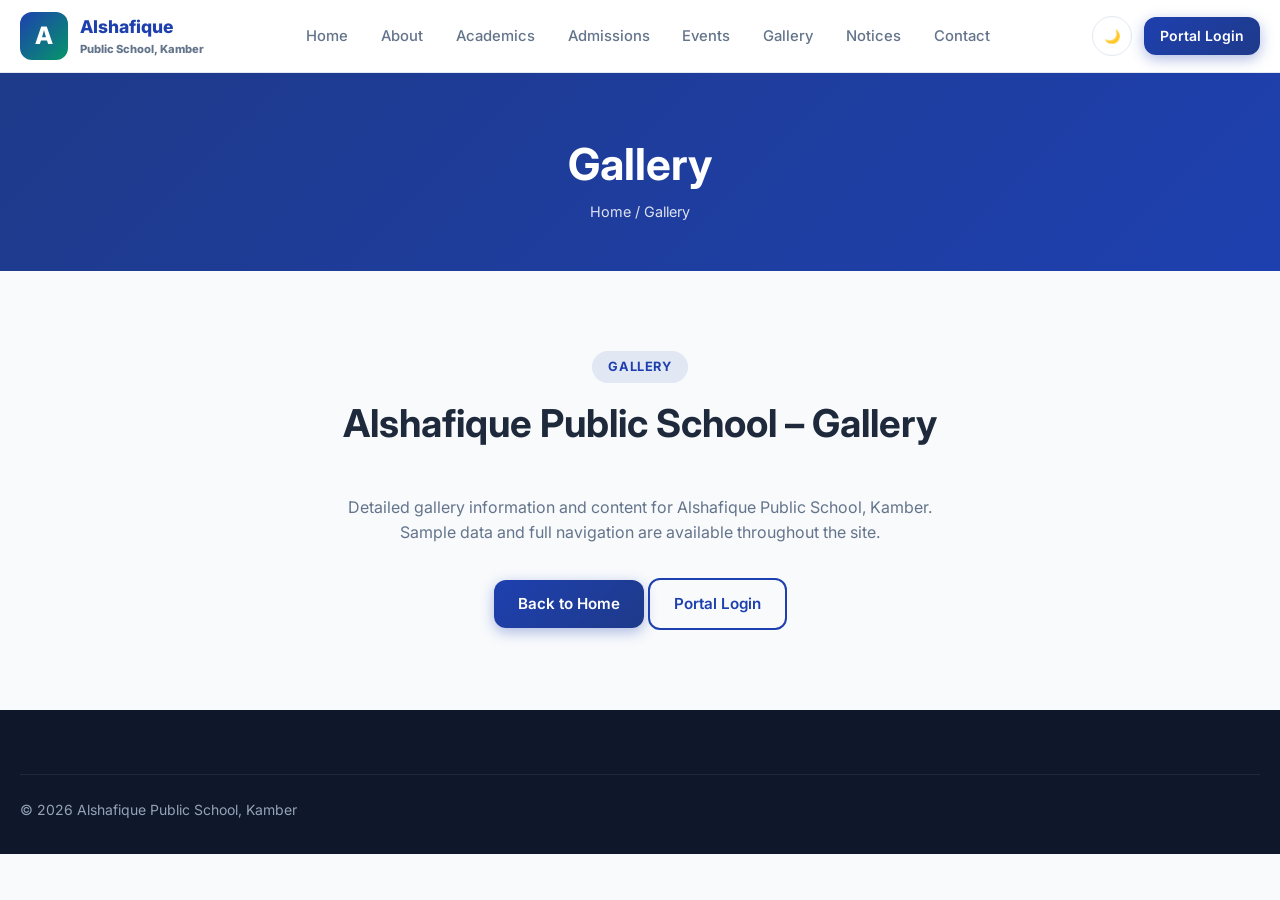
<file: gallery.html>
<!DOCTYPE html>
<html lang="en">
<head>
<meta charset="UTF-8"><meta name="viewport" content="width=device-width, initial-scale=1.0">
<title>Gallery | Alshafique Public School</title>
<link href="https://fonts.googleapis.com/css2?family=Inter:wght@400;500;600;700;800&display=swap" rel="stylesheet">
<link rel="stylesheet" href="css/styles.css">
</head>
<body>
<header class="header"><div class="container"><nav class="nav">
<a href="index.html" class="logo"><div class="logo-icon">A</div><div><div style="font-size:1.1rem">Alshafique</div><div style="font-size:0.7rem;color:var(--text-muted)">Public School, Kamber</div></div></a>
<ul class="nav-links">
<li><a href="index.html">Home</a></li><li><a href="about.html">About</a></li><li><a href="academics.html">Academics</a></li>
<li><a href="admissions.html">Admissions</a></li><li><a href="events.html">Events</a></li><li><a href="gallery.html">Gallery</a></li>
<li><a href="notices.html">Notices</a></li><li><a href="contact.html">Contact</a></li>
</ul>
<div class="nav-actions"><button class="icon-btn theme-toggle">🌙</button><a href="login.html" class="btn btn-primary btn-sm">Portal Login</a><div class="mobile-toggle"><span></span><span></span><span></span></div></div>
</nav></div></header>
<div class="page-header"><div class="container"><h1>Gallery</h1><div class="breadcrumb">Home / Gallery</div></div></div>
<section class="section"><div class="container">
<div class="section-header"><span class="badge">Gallery</span><h2>Alshafique Public School – Gallery</h2></div>
<p style="text-align:center;color:var(--text-muted);max-width:600px;margin:0 auto 2rem">Detailed gallery information and content for Alshafique Public School, Kamber. Sample data and full navigation are available throughout the site.</p>
<div style="text-align:center"><a href="index.html" class="btn btn-primary">Back to Home</a> <a href="login.html" class="btn btn-outline">Portal Login</a></div>
</div></section>
<footer class="footer"><div class="container"><div class="footer-bottom"><p>© 2026 Alshafique Public School, Kamber</p></div></div></footer>
<script src="js/main.js"></script>
</body>
</html>
</file>
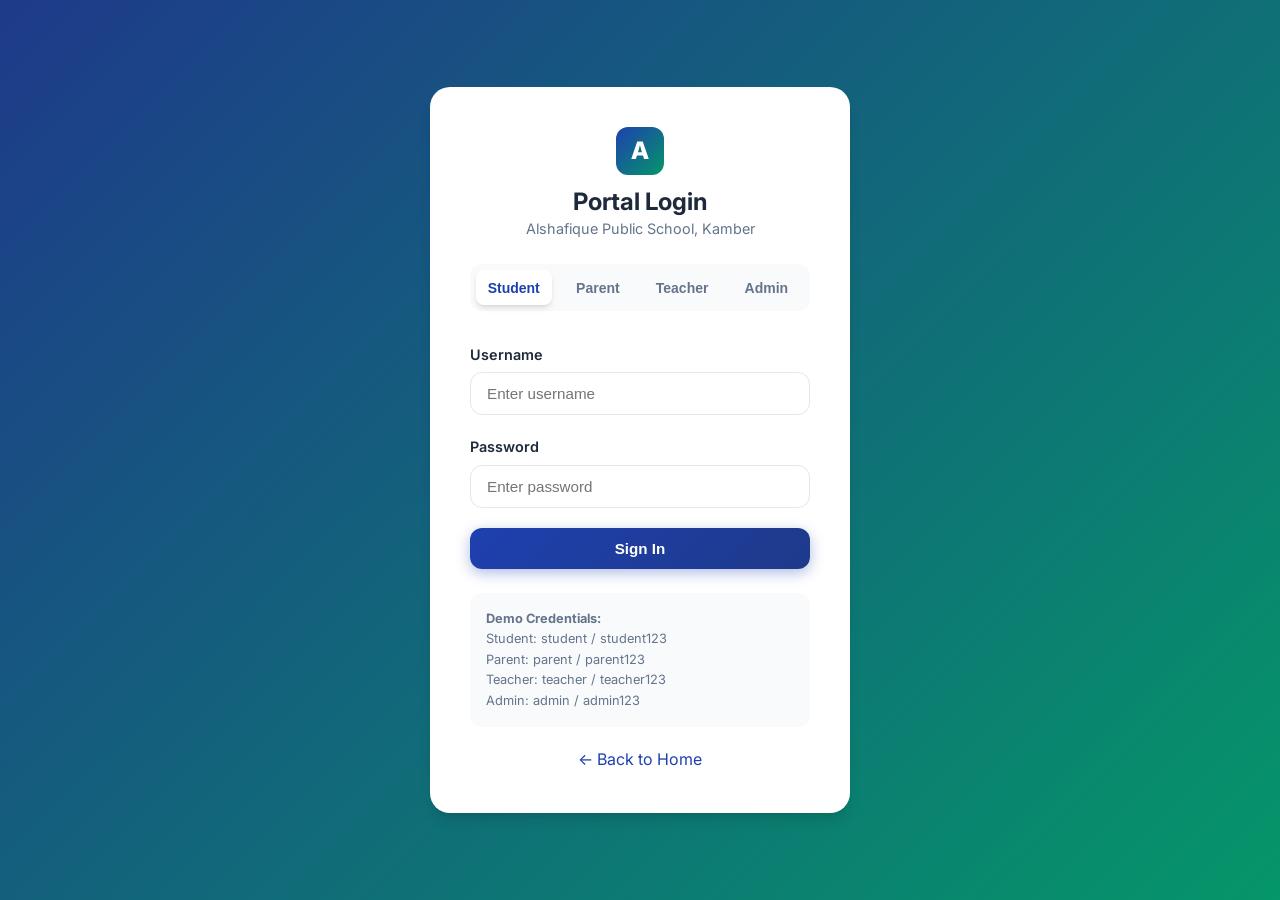
<file: login.html>
<!DOCTYPE html>
<html lang="en">
<head>
<meta charset="UTF-8">
<meta name="viewport" content="width=device-width, initial-scale=1.0">
<title>Portal Login | Alshafique Public School</title>
<link href="https://fonts.googleapis.com/css2?family=Inter:wght@400;500;600;700;800&display=swap" rel="stylesheet">
<link rel="stylesheet" href="css/styles.css">
</head>
<body>
<div class="login-page">
<div class="login-card">
<div style="text-align:center;margin-bottom:1.5rem">
<div class="logo-icon" style="margin:0 auto 0.75rem">A</div>
<h2>Portal Login</h2>
<p style="color:var(--text-muted);font-size:0.9rem">Alshafique Public School, Kamber</p>
</div>
<div class="login-tabs">
<button class="login-tab active" data-role="student">Student</button>
<button class="login-tab" data-role="parent">Parent</button>
<button class="login-tab" data-role="teacher">Teacher</button>
<button class="login-tab" data-role="admin">Admin</button>
</div>
<form id="loginForm">
<div class="form-group"><label>Username</label><input type="text" class="form-control" id="username" required placeholder="Enter username"></div>
<div class="form-group"><label>Password</label><input type="password" class="form-control" id="password" required placeholder="Enter password"></div>
<div id="loginError" style="display:none;padding:0.75rem;border-radius:0.5rem;margin-bottom:1rem;background:rgba(239,68,68,0.12);color:#dc2626;font-size:0.9rem"></div>
<button type="submit" class="btn btn-primary" style="width:100%">Sign In</button>
</form>
<div style="margin-top:1.5rem;padding:1rem;background:var(--bg);border-radius:0.75rem;font-size:0.8rem;color:var(--text-muted)">
<strong>Demo Credentials:</strong><br>Student: student / student123<br>Parent: parent / parent123<br>Teacher: teacher / teacher123<br>Admin: admin / admin123
</div>
<p style="text-align:center;margin-top:1.25rem"><a href="index.html" style="color:var(--primary)">← Back to Home</a></p>
</div>
</div>
<script src="js/main.js"></script>
<script>
let selectedRole = 'student';
document.querySelectorAll('.login-tab').forEach(tab => {
  tab.addEventListener('click', () => {
    document.querySelectorAll('.login-tab').forEach(t => t.classList.remove('active'));
    tab.classList.add('active');
    selectedRole = tab.dataset.role;
  });
});
document.getElementById('loginForm').addEventListener('submit', (e) => {
  e.preventDefault();
  const username = document.getElementById('username').value.trim();
  const password = document.getElementById('password').value;
  const result = SchoolApp.login(username, password, selectedRole);
  if (result.success) {
    if (selectedRole === 'admin') location.href = 'admin/dashboard.html';
    else if (selectedRole === 'teacher') location.href = 'teacher/dashboard.html';
    else if (selectedRole === 'student') location.href = 'student/dashboard.html';
    else location.href = 'parent/dashboard.html';
  } else {
    const err = document.getElementById('loginError');
    err.textContent = result.message || 'Invalid credentials';
    err.style.display = 'block';
  }
});
</script>
</body>
</html>
</file>
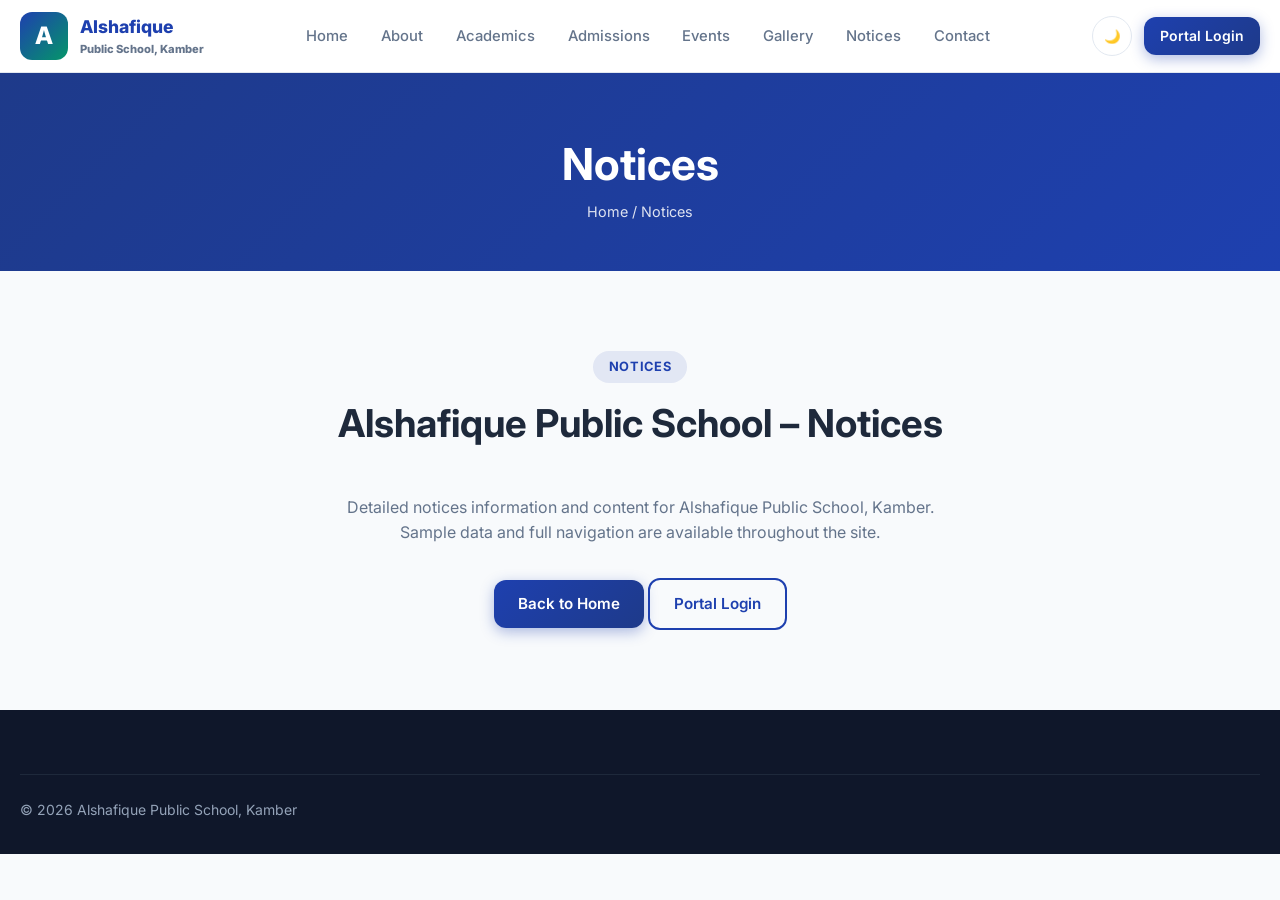
<file: notices.html>
<!DOCTYPE html>
<html lang="en">
<head>
<meta charset="UTF-8"><meta name="viewport" content="width=device-width, initial-scale=1.0">
<title>Notices | Alshafique Public School</title>
<link href="https://fonts.googleapis.com/css2?family=Inter:wght@400;500;600;700;800&display=swap" rel="stylesheet">
<link rel="stylesheet" href="css/styles.css">
</head>
<body>
<header class="header"><div class="container"><nav class="nav">
<a href="index.html" class="logo"><div class="logo-icon">A</div><div><div style="font-size:1.1rem">Alshafique</div><div style="font-size:0.7rem;color:var(--text-muted)">Public School, Kamber</div></div></a>
<ul class="nav-links">
<li><a href="index.html">Home</a></li><li><a href="about.html">About</a></li><li><a href="academics.html">Academics</a></li>
<li><a href="admissions.html">Admissions</a></li><li><a href="events.html">Events</a></li><li><a href="gallery.html">Gallery</a></li>
<li><a href="notices.html">Notices</a></li><li><a href="contact.html">Contact</a></li>
</ul>
<div class="nav-actions"><button class="icon-btn theme-toggle">🌙</button><a href="login.html" class="btn btn-primary btn-sm">Portal Login</a><div class="mobile-toggle"><span></span><span></span><span></span></div></div>
</nav></div></header>
<div class="page-header"><div class="container"><h1>Notices</h1><div class="breadcrumb">Home / Notices</div></div></div>
<section class="section"><div class="container">
<div class="section-header"><span class="badge">Notices</span><h2>Alshafique Public School – Notices</h2></div>
<p style="text-align:center;color:var(--text-muted);max-width:600px;margin:0 auto 2rem">Detailed notices information and content for Alshafique Public School, Kamber. Sample data and full navigation are available throughout the site.</p>
<div style="text-align:center"><a href="index.html" class="btn btn-primary">Back to Home</a> <a href="login.html" class="btn btn-outline">Portal Login</a></div>
</div></section>
<footer class="footer"><div class="container"><div class="footer-bottom"><p>© 2026 Alshafique Public School, Kamber</p></div></div></footer>
<script src="js/main.js"></script>
</body>
</html>
</file>
<file: css/styles.css>
/* Custom styles for Alshafique Public School */
:root {
  --primary: #1e40af;
  --primary-dark: #1e3a8a;
  --secondary: #059669;
  --accent: #0ea5e9;
  --bg: #f8fafc;
  --card: #ffffff;
  --text: #1e293b;
  --text-muted: #64748b;
  --border: #e2e8f0;
  --success: #10b981;
  --warning: #f59e0b;
  --danger: #ef4444;
  --shadow: 0 4px 6px -1px rgb(0 0 0 / 0.1), 0 2px 4px -2px rgb(0 0 0 / 0.1);
  --shadow-lg: 0 10px 15px -3px rgb(0 0 0 / 0.1), 0 4px 6px -4px rgb(0 0 0 / 0.1);
}

[data-theme="dark"] {
  --bg: #0f172a;
  --card: #1e293b;
  --text: #f1f5f9;
  --text-muted: #94a3b8;
  --border: #334155;
  --shadow: 0 4px 6px -1px rgb(0 0 0 / 0.3);
  --shadow-lg: 0 10px 15px -3px rgb(0 0 0 / 0.4);
}

* {
  margin: 0;
  padding: 0;
  box-sizing: border-box;
}

html {
  scroll-behavior: smooth;
}

body {
  font-family: 'Inter', 'Segoe UI', system-ui, -apple-system, sans-serif;
  background: var(--bg);
  color: var(--text);
  line-height: 1.6;
  transition: background 0.3s, color 0.3s;
}

/* Typography */
h1, h2, h3, h4, h5, h6 {
  font-weight: 700;
  line-height: 1.25;
  color: var(--text);
}

a {
  text-decoration: none;
  color: inherit;
  transition: color 0.2s;
}

img {
  max-width: 100%;
  height: auto;
  display: block;
}

/* Container */
.container {
  width: 100%;
  max-width: 1280px;
  margin: 0 auto;
  padding: 0 1.25rem;
}

/* Buttons */
.btn {
  display: inline-flex;
  align-items: center;
  justify-content: center;
  gap: 0.5rem;
  padding: 0.75rem 1.5rem;
  font-size: 0.95rem;
  font-weight: 600;
  border-radius: 0.75rem;
  border: none;
  cursor: pointer;
  transition: all 0.25s ease;
  text-align: center;
}

.btn-primary {
  background: linear-gradient(135deg, var(--primary), var(--primary-dark));
  color: white;
  box-shadow: 0 4px 14px rgba(30, 64, 175, 0.35);
}

.btn-primary:hover {
  transform: translateY(-2px);
  box-shadow: 0 6px 20px rgba(30, 64, 175, 0.45);
}

.btn-secondary {
  background: linear-gradient(135deg, var(--secondary), #047857);
  color: white;
  box-shadow: 0 4px 14px rgba(5, 150, 105, 0.35);
}

.btn-secondary:hover {
  transform: translateY(-2px);
}

.btn-outline {
  background: transparent;
  border: 2px solid var(--primary);
  color: var(--primary);
}

.btn-outline:hover {
  background: var(--primary);
  color: white;
}

.btn-sm {
  padding: 0.5rem 1rem;
  font-size: 0.875rem;
}

.btn-lg {
  padding: 1rem 2rem;
  font-size: 1.05rem;
}

/* Header / Nav */
.header {
  position: sticky;
  top: 0;
  z-index: 1000;
  background: rgba(255, 255, 255, 0.95);
  backdrop-filter: blur(12px);
  border-bottom: 1px solid var(--border);
  transition: all 0.3s;
}

[data-theme="dark"] .header {
  background: rgba(15, 23, 42, 0.95);
}

.header.scrolled {
  box-shadow: var(--shadow);
}

.nav {
  display: flex;
  align-items: center;
  justify-content: space-between;
  height: 72px;
}

.logo {
  display: flex;
  align-items: center;
  gap: 0.75rem;
  font-weight: 800;
  font-size: 1.25rem;
  color: var(--primary);
}

.logo-icon {
  width: 48px;
  height: 48px;
  background: linear-gradient(135deg, var(--primary), var(--secondary));
  border-radius: 12px;
  display: flex;
  align-items: center;
  justify-content: center;
  color: white;
  font-size: 1.5rem;
  font-weight: 800;
}

.nav-links {
  display: flex;
  align-items: center;
  gap: 0.25rem;
  list-style: none;
}

.nav-links a {
  padding: 0.5rem 0.9rem;
  border-radius: 0.5rem;
  font-weight: 500;
  font-size: 0.925rem;
  color: var(--text-muted);
  transition: all 0.2s;
}

.nav-links a:hover,
.nav-links a.active {
  color: var(--primary);
  background: rgba(30, 64, 175, 0.08);
}

.nav-actions {
  display: flex;
  align-items: center;
  gap: 0.75rem;
}

.icon-btn {
  width: 40px;
  height: 40px;
  border-radius: 50%;
  border: 1px solid var(--border);
  background: var(--card);
  display: flex;
  align-items: center;
  justify-content: center;
  cursor: pointer;
  transition: all 0.2s;
  color: var(--text-muted);
}

.icon-btn:hover {
  background: var(--primary);
  color: white;
  border-color: var(--primary);
}

.mobile-toggle {
  display: none;
  flex-direction: column;
  gap: 5px;
  cursor: pointer;
  padding: 8px;
}

.mobile-toggle span {
  width: 24px;
  height: 2.5px;
  background: var(--text);
  border-radius: 2px;
  transition: all 0.3s;
}

/* Hero */
.hero {
  position: relative;
  min-height: 85vh;
  display: flex;
  align-items: center;
  background: linear-gradient(135deg, #1e3a8a 0%, #1e40af 40%, #059669 100%);
  overflow: hidden;
  color: white;
}

.hero::before {
  content: '';
  position: absolute;
  inset: 0;
  background: url('data:image/svg+xml,<svg xmlns="http://www.w3.org/2000/svg" viewBox="0 0 100 100"><circle cx="20" cy="20" r="2" fill="white" opacity="0.1"/><circle cx="80" cy="40" r="1.5" fill="white" opacity="0.1"/><circle cx="40" cy="70" r="2.5" fill="white" opacity="0.08"/></svg>');
  background-size: 80px;
  opacity: 0.5;
}

.hero-content {
  position: relative;
  z-index: 2;
  max-width: 700px;
}

.hero-badge {
  display: inline-flex;
  align-items: center;
  gap: 0.5rem;
  background: rgba(255,255,255,0.15);
  backdrop-filter: blur(8px);
  padding: 0.4rem 1rem;
  border-radius: 999px;
  font-size: 0.875rem;
  font-weight: 600;
  margin-bottom: 1.5rem;
  border: 1px solid rgba(255,255,255,0.2);
}

.hero h1 {
  font-size: clamp(2.25rem, 5vw, 3.5rem);
  color: white;
  margin-bottom: 1.25rem;
  letter-spacing: -0.02em;
}

.hero p {
  font-size: 1.15rem;
  opacity: 0.9;
  margin-bottom: 2rem;
  line-height: 1.7;
}

.hero-btns {
  display: flex;
  flex-wrap: wrap;
  gap: 1rem;
}

.hero-btns .btn-primary {
  background: white;
  color: var(--primary);
  box-shadow: 0 4px 20px rgba(0,0,0,0.15);
}

.hero-btns .btn-outline {
  border-color: white;
  color: white;
}

.hero-btns .btn-outline:hover {
  background: white;
  color: var(--primary);
}

/* Stats */
.stats {
  margin-top: -60px;
  position: relative;
  z-index: 10;
}

.stats-grid {
  display: grid;
  grid-template-columns: repeat(4, 1fr);
  gap: 1.25rem;
  background: var(--card);
  border-radius: 1.25rem;
  padding: 2rem;
  box-shadow: var(--shadow-lg);
  border: 1px solid var(--border);
}

.stat-item {
  text-align: center;
  padding: 0.75rem;
}

.stat-item .number {
  font-size: 2.25rem;
  font-weight: 800;
  color: var(--primary);
  line-height: 1;
  margin-bottom: 0.35rem;
}

.stat-item .label {
  font-size: 0.9rem;
  color: var(--text-muted);
  font-weight: 500;
}

/* Sections */
.section {
  padding: 5rem 0;
}

.section-header {
  text-align: center;
  max-width: 640px;
  margin: 0 auto 3rem;
}

.section-header .badge {
  display: inline-block;
  background: rgba(30, 64, 175, 0.1);
  color: var(--primary);
  padding: 0.35rem 1rem;
  border-radius: 999px;
  font-size: 0.8rem;
  font-weight: 700;
  text-transform: uppercase;
  letter-spacing: 0.05em;
  margin-bottom: 1rem;
}

.section-header h2 {
  font-size: clamp(1.75rem, 3vw, 2.5rem);
  margin-bottom: 0.75rem;
}

.section-header p {
  color: var(--text-muted);
  font-size: 1.05rem;
}

/* Cards */
.card {
  background: var(--card);
  border-radius: 1rem;
  border: 1px solid var(--border);
  box-shadow: var(--shadow);
  overflow: hidden;
  transition: transform 0.25s, box-shadow 0.25s;
}

.card:hover {
  transform: translateY(-4px);
  box-shadow: var(--shadow-lg);
}

.card-body {
  padding: 1.5rem;
}

.grid-2 {
  display: grid;
  grid-template-columns: repeat(2, 1fr);
  gap: 1.5rem;
}

.grid-3 {
  display: grid;
  grid-template-columns: repeat(3, 1fr);
  gap: 1.5rem;
}

.grid-4 {
  display: grid;
  grid-template-columns: repeat(4, 1fr);
  gap: 1.5rem;
}

/* Principal Message */
.principal-card {
  display: grid;
  grid-template-columns: 280px 1fr;
  gap: 2rem;
  align-items: center;
}

.principal-img {
  width: 100%;
  aspect-ratio: 1;
  object-fit: cover;
  border-radius: 1rem;
  background: linear-gradient(135deg, #dbeafe, #a7f3d0);
}

/* Programs */
.program-card {
  text-align: center;
  padding: 2rem 1.5rem;
}

.program-icon {
  width: 64px;
  height: 64px;
  margin: 0 auto 1.25rem;
  background: linear-gradient(135deg, rgba(30,64,175,0.1), rgba(5,150,105,0.1));
  border-radius: 1rem;
  display: flex;
  align-items: center;
  justify-content: center;
  font-size: 1.75rem;
}

/* News / Events */
.news-card img,
.event-card img {
  width: 100%;
  height: 180px;
  object-fit: cover;
  background: #e2e8f0;
}

.news-meta,
.event-meta {
  font-size: 0.8rem;
  color: var(--text-muted);
  margin-bottom: 0.5rem;
  display: flex;
  gap: 1rem;
}

/* Testimonials */
.testimonial-card {
  padding: 2rem;
  position: relative;
}

.testimonial-card::before {
  content: '"';
  position: absolute;
  top: 1rem;
  left: 1.5rem;
  font-size: 4rem;
  color: var(--primary);
  opacity: 0.15;
  font-family: Georgia, serif;
  line-height: 1;
}

.testimonial-text {
  font-style: italic;
  margin-bottom: 1.5rem;
  color: var(--text-muted);
}

.testimonial-author {
  display: flex;
  align-items: center;
  gap: 0.75rem;
}

.author-avatar {
  width: 48px;
  height: 48px;
  border-radius: 50%;
  background: linear-gradient(135deg, var(--primary), var(--secondary));
  display: flex;
  align-items: center;
  justify-content: center;
  color: white;
  font-weight: 700;
}

/* Gallery preview */
.gallery-grid {
  display: grid;
  grid-template-columns: repeat(4, 1fr);
  gap: 1rem;
}

.gallery-item {
  aspect-ratio: 1;
  border-radius: 0.75rem;
  overflow: hidden;
  cursor: pointer;
  position: relative;
}

.gallery-item img {
  width: 100%;
  height: 100%;
  object-fit: cover;
  transition: transform 0.4s;
}

.gallery-item:hover img {
  transform: scale(1.08);
}

.gallery-item::after {
  content: '';
  position: absolute;
  inset: 0;
  background: linear-gradient(to top, rgba(0,0,0,0.4), transparent);
  opacity: 0;
  transition: opacity 0.3s;
}

.gallery-item:hover::after {
  opacity: 1;
}

/* Contact */
.contact-info-item {
  display: flex;
  gap: 1rem;
  margin-bottom: 1.5rem;
}

.contact-icon {
  width: 48px;
  height: 48px;
  border-radius: 0.75rem;
  background: rgba(30, 64, 175, 0.1);
  display: flex;
  align-items: center;
  justify-content: center;
  color: var(--primary);
  flex-shrink: 0;
  font-size: 1.25rem;
}

/* Footer */
.footer {
  background: #0f172a;
  color: #94a3b8;
  padding: 4rem 0 2rem;
}

.footer-grid {
  display: grid;
  grid-template-columns: 2fr 1fr 1fr 1fr;
  gap: 2.5rem;
  margin-bottom: 3rem;
}

.footer h4 {
  color: white;
  margin-bottom: 1.25rem;
  font-size: 1.05rem;
}

.footer a {
  color: #94a3b8;
  display: block;
  margin-bottom: 0.5rem;
  font-size: 0.925rem;
}

.footer a:hover {
  color: white;
}

.footer-bottom {
  border-top: 1px solid #1e293b;
  padding-top: 1.5rem;
  display: flex;
  justify-content: space-between;
  align-items: center;
  flex-wrap: wrap;
  gap: 1rem;
  font-size: 0.875rem;
}

.social-links {
  display: flex;
  gap: 0.75rem;
}

.social-links a {
  width: 40px;
  height: 40px;
  border-radius: 50%;
  background: #1e293b;
  display: flex;
  align-items: center;
  justify-content: center;
  margin: 0;
  transition: background 0.2s;
}

.social-links a:hover {
  background: var(--primary);
  color: white;
}

/* Forms */
.form-group {
  margin-bottom: 1.25rem;
}

.form-group label {
  display: block;
  font-weight: 600;
  margin-bottom: 0.4rem;
  font-size: 0.9rem;
}

.form-control {
  width: 100%;
  padding: 0.75rem 1rem;
  border: 1.5px solid var(--border);
  border-radius: 0.75rem;
  background: var(--card);
  color: var(--text);
  font-size: 0.95rem;
  transition: border-color 0.2s, box-shadow 0.2s;
}

.form-control:focus {
  outline: none;
  border-color: var(--primary);
  box-shadow: 0 0 0 3px rgba(30, 64, 175, 0.15);
}

select.form-control {
  appearance: none;
  background-image: url("data:image/svg+xml,%3Csvg xmlns='http://www.w3.org/2000/svg' fill='none' viewBox='0 0 24 24' stroke='%2364748b'%3E%3Cpath stroke-linecap='round' stroke-linejoin='round' stroke-width='2' d='M19 9l-7 7-7-7'%3E%3C/path%3E%3C/svg%3E");
  background-repeat: no-repeat;
  background-position: right 0.75rem center;
  background-size: 1.25rem;
  padding-right: 2.5rem;
}

textarea.form-control {
  min-height: 120px;
  resize: vertical;
}

/* Tables */
.table-wrapper {
  overflow-x: auto;
  border-radius: 0.75rem;
  border: 1px solid var(--border);
}

table {
  width: 100%;
  border-collapse: collapse;
  font-size: 0.9rem;
}

th, td {
  padding: 0.9rem 1rem;
  text-align: left;
  border-bottom: 1px solid var(--border);
}

th {
  background: rgba(30, 64, 175, 0.05);
  font-weight: 600;
  color: var(--text-muted);
  font-size: 0.8rem;
  text-transform: uppercase;
  letter-spacing: 0.03em;
}

tr:last-child td {
  border-bottom: none;
}

tr:hover td {
  background: rgba(30, 64, 175, 0.03);
}

/* Badges / Status */
.badge {
  display: inline-flex;
  align-items: center;
  padding: 0.25rem 0.65rem;
  border-radius: 999px;
  font-size: 0.75rem;
  font-weight: 600;
}

.badge-success {
  background: rgba(16, 185, 129, 0.15);
  color: #059669;
}

.badge-warning {
  background: rgba(245, 158, 11, 0.15);
  color: #d97706;
}

.badge-danger {
  background: rgba(239, 68, 68, 0.15);
  color: #dc2626;
}

.badge-info {
  background: rgba(14, 165, 233, 0.15);
  color: #0284c7;
}

/* Dashboard Layout */
.dashboard {
  display: flex;
  min-height: 100vh;
}

.sidebar {
  width: 260px;
  background: var(--card);
  border-right: 1px solid var(--border);
  padding: 1.5rem 0;
  position: fixed;
  top: 0;
  left: 0;
  bottom: 0;
  overflow-y: auto;
  z-index: 100;
  transition: transform 0.3s;
}

.sidebar-logo {
  padding: 0 1.5rem 1.5rem;
  border-bottom: 1px solid var(--border);
  margin-bottom: 1rem;
}

.sidebar-nav a {
  display: flex;
  align-items: center;
  gap: 0.75rem;
  padding: 0.75rem 1.5rem;
  color: var(--text-muted);
  font-weight: 500;
  font-size: 0.925rem;
  transition: all 0.2s;
}

.sidebar-nav a:hover,
.sidebar-nav a.active {
  background: rgba(30, 64, 175, 0.08);
  color: var(--primary);
  border-right: 3px solid var(--primary);
}

.main-content {
  flex: 1;
  margin-left: 260px;
  padding: 1.5rem 2rem;
}

.dashboard-header {
  display: flex;
  justify-content: space-between;
  align-items: center;
  margin-bottom: 2rem;
  flex-wrap: wrap;
  gap: 1rem;
}

.stat-cards {
  display: grid;
  grid-template-columns: repeat(4, 1fr);
  gap: 1.25rem;
  margin-bottom: 2rem;
}

.stat-card {
  background: var(--card);
  border-radius: 1rem;
  padding: 1.5rem;
  border: 1px solid var(--border);
  box-shadow: var(--shadow);
}

.stat-card .stat-icon {
  width: 48px;
  height: 48px;
  border-radius: 0.75rem;
  display: flex;
  align-items: center;
  justify-content: center;
  font-size: 1.25rem;
  margin-bottom: 1rem;
}

.stat-card .stat-value {
  font-size: 1.75rem;
  font-weight: 800;
  margin-bottom: 0.25rem;
}

.stat-card .stat-label {
  font-size: 0.875rem;
  color: var(--text-muted);
}

/* Login */
.login-page {
  min-height: 100vh;
  display: flex;
  align-items: center;
  justify-content: center;
  background: linear-gradient(135deg, #1e3a8a, #059669);
  padding: 2rem;
}

.login-card {
  background: var(--card);
  border-radius: 1.25rem;
  padding: 2.5rem;
  width: 100%;
  max-width: 420px;
  box-shadow: var(--shadow-lg);
}

.login-tabs {
  display: flex;
  gap: 0.5rem;
  margin-bottom: 2rem;
  background: var(--bg);
  padding: 0.35rem;
  border-radius: 0.75rem;
}

.login-tab {
  flex: 1;
  padding: 0.6rem;
  text-align: center;
  border-radius: 0.5rem;
  font-weight: 600;
  font-size: 0.875rem;
  cursor: pointer;
  transition: all 0.2s;
  border: none;
  background: transparent;
  color: var(--text-muted);
}

.login-tab.active {
  background: var(--card);
  color: var(--primary);
  box-shadow: var(--shadow);
}

/* Lightbox */
.lightbox {
  position: fixed;
  inset: 0;
  background: rgba(0,0,0,0.9);
  z-index: 9999;
  display: none;
  align-items: center;
  justify-content: center;
  padding: 2rem;
}

.lightbox.active {
  display: flex;
}

.lightbox img {
  max-height: 90vh;
  max-width: 90vw;
  border-radius: 0.5rem;
}

.lightbox-close {
  position: absolute;
  top: 1.5rem;
  right: 1.5rem;
  width: 48px;
  height: 48px;
  border-radius: 50%;
  background: rgba(255,255,255,0.15);
  border: none;
  color: white;
  font-size: 1.5rem;
  cursor: pointer;
}

/* WhatsApp float */
.whatsapp-float {
  position: fixed;
  bottom: 1.5rem;
  right: 1.5rem;
  width: 60px;
  height: 60px;
  background: #25d366;
  border-radius: 50%;
  display: flex;
  align-items: center;
  justify-content: center;
  color: white;
  font-size: 1.75rem;
  box-shadow: 0 4px 20px rgba(37, 211, 102, 0.4);
  z-index: 999;
  transition: transform 0.2s;
}

.whatsapp-float:hover {
  transform: scale(1.1);
}

/* Page header */
.page-header {
  background: linear-gradient(135deg, #1e3a8a, #1e40af);
  color: white;
  padding: 4rem 0 3rem;
  text-align: center;
}

.page-header h1 {
  color: white;
  font-size: clamp(2rem, 4vw, 2.75rem);
  margin-bottom: 0.5rem;
}

.breadcrumb {
  display: flex;
  justify-content: center;
  gap: 0.5rem;
  font-size: 0.9rem;
  opacity: 0.85;
}

/* Alert */
.alert {
  padding: 1rem 1.25rem;
  border-radius: 0.75rem;
  margin-bottom: 1.5rem;
  font-size: 0.925rem;
}

.alert-success {
  background: rgba(16, 185, 129, 0.12);
  color: #047857;
  border: 1px solid rgba(16, 185, 129, 0.3);
}

.alert-info {
  background: rgba(14, 165, 233, 0.12);
  color: #0369a1;
  border: 1px solid rgba(14, 165, 233, 0.3);
}

/* Responsive */
@media (max-width: 1024px) {
  .stats-grid,
  .stat-cards {
    grid-template-columns: repeat(2, 1fr);
  }
  .grid-4 {
    grid-template-columns: repeat(2, 1fr);
  }
  .footer-grid {
    grid-template-columns: 1fr 1fr;
  }
  .principal-card {
    grid-template-columns: 1fr;
  }
  .principal-img {
    max-width: 280px;
    margin: 0 auto;
  }
}

@media (max-width: 768px) {
  .nav-links {
    display: none;
    position: absolute;
    top: 72px;
    left: 0;
    right: 0;
    background: var(--card);
    flex-direction: column;
    padding: 1rem;
    border-bottom: 1px solid var(--border);
    box-shadow: var(--shadow-lg);
  }
  .nav-links.open {
    display: flex;
  }
  .nav-links a {
    padding: 0.85rem 1rem;
  }
  .mobile-toggle {
    display: flex;
  }
  .nav-actions .btn {
    display: none;
  }
  .stats-grid {
    grid-template-columns: 1fr 1fr;
    padding: 1.25rem;
  }
  .grid-2,
  .grid-3,
  .grid-4 {
    grid-template-columns: 1fr;
  }
  .gallery-grid {
    grid-template-columns: repeat(2, 1fr);
  }
  .sidebar {
    transform: translateX(-100%);
  }
  .sidebar.open {
    transform: translateX(0);
  }
  .main-content {
    margin-left: 0;
    padding: 1rem;
  }
  .stat-cards {
    grid-template-columns: 1fr 1fr;
  }
  .footer-grid {
    grid-template-columns: 1fr;
  }
  .hero {
    min-height: 70vh;
    text-align: center;
  }
  .hero-btns {
    justify-content: center;
  }
}

@media (max-width: 480px) {
  .stats-grid,
  .stat-cards {
    grid-template-columns: 1fr;
  }
  .gallery-grid {
    grid-template-columns: 1fr;
  }
}

/* Animations */
@keyframes fadeInUp {
  from {
    opacity: 0;
    transform: translateY(20px);
  }
  to {
    opacity: 1;
    transform: translateY(0);
  }
}

.animate-in {
  animation: fadeInUp 0.6s ease forwards;
}

/* Print */
@media print {
  .header, .sidebar, .whatsapp-float, .no-print {
    display: none !important;
  }
  .main-content {
    margin: 0;
  }
}
</file>
